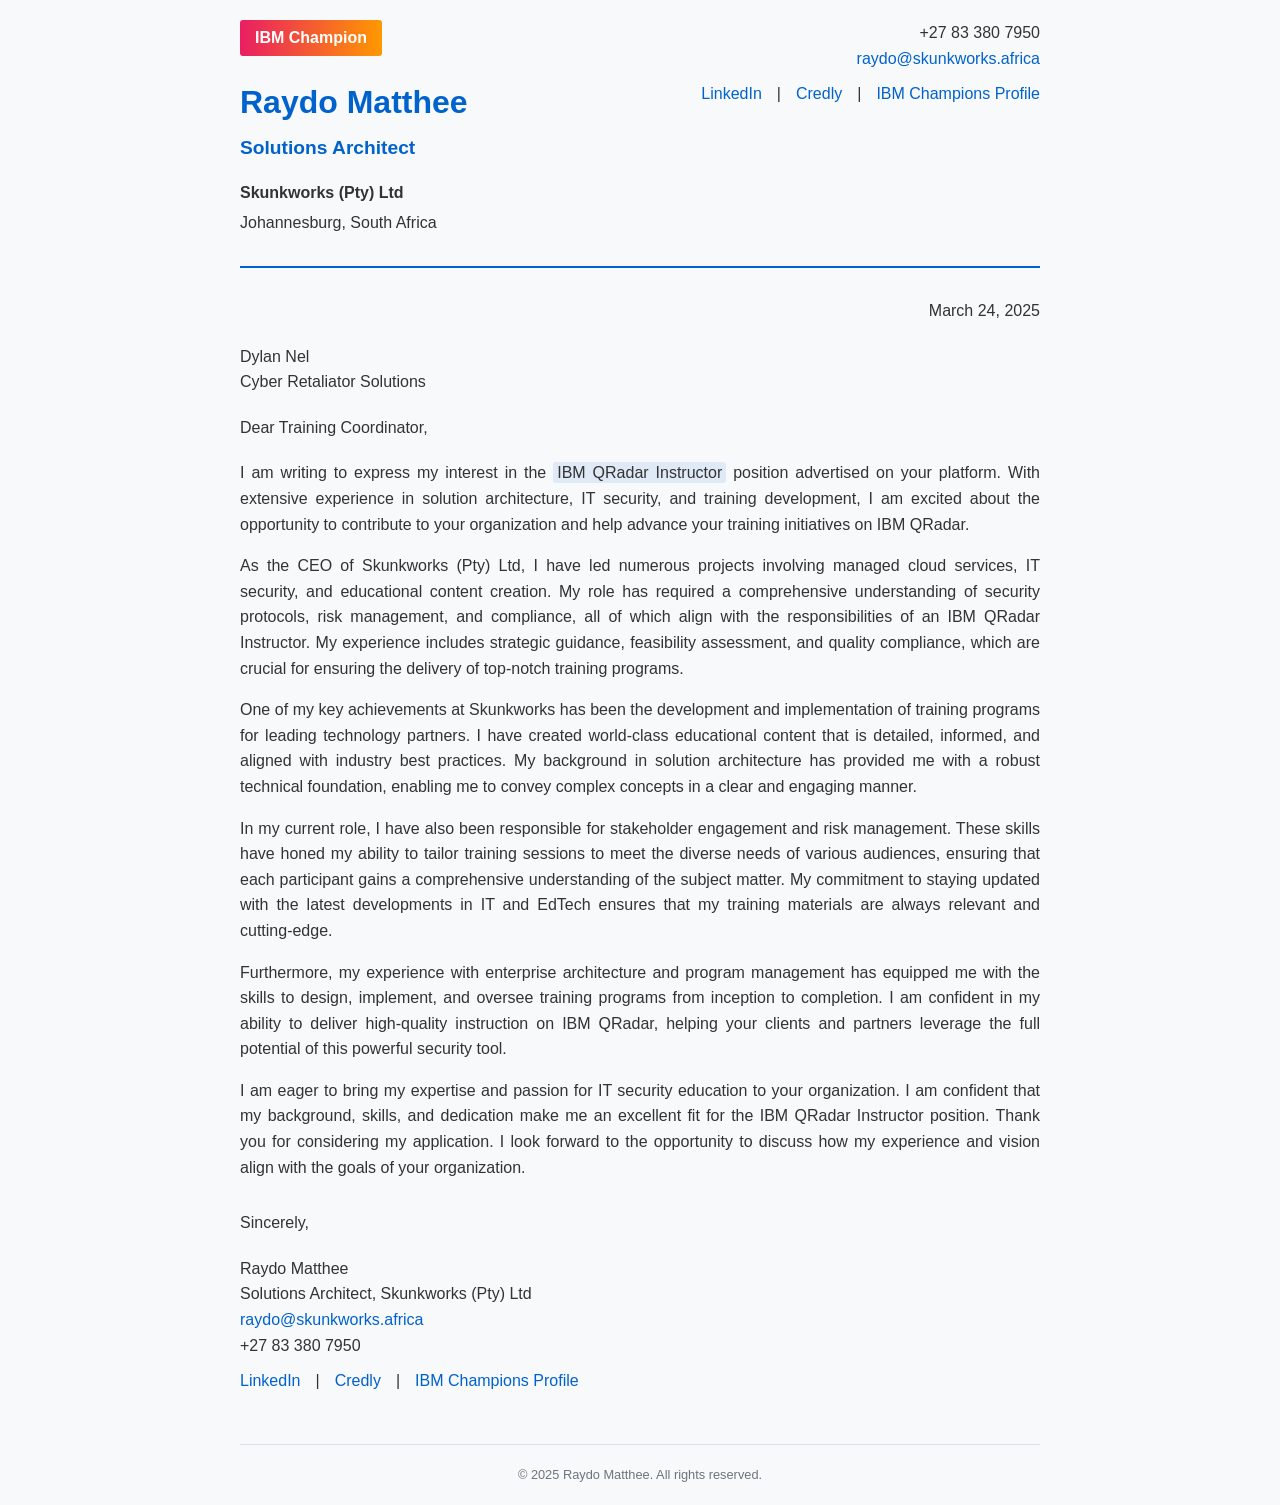
<file: cover-letter.html>
<!DOCTYPE html>
<html lang="en">
<head>
    <meta charset="UTF-8">
    <meta name="viewport" content="width=device-width, initial-scale=1.0">
    <title>Raydo Matthee - Cover Letter</title>
    <style>
        /* Global Styles */
        body {
            font-family: 'Segoe UI', Tahoma, Geneva, Verdana, sans-serif;
            line-height: 1.6;
            color: #333;
            max-width: 800px;
            margin: 0 auto;
            padding: 20px;
            background-color: #f8f9fa;
        }
        
        /* Header Styles */
        .header {
            display: flex;
            justify-content: space-between;
            align-items: flex-start;
            margin-bottom: 30px;
            border-bottom: 2px solid #0062cc;
            padding-bottom: 20px;
        }
        
        .contact-info {
            text-align: right;
        }
        
        .ibm-badge {
            display: flex;
            align-items: center;
            margin-bottom: 10px;
        }
        
        .badge-ribbon {
            background: linear-gradient(90deg, #e91e63, #ff9800);
            color: white;
            padding: 5px 15px;
            border-radius: 3px;
            font-weight: bold;
            display: inline-block;
        }
        
        h1 {
            color: #0062cc;
            margin-bottom: 5px;
        }
        
        h2 {
            color: #0062cc;
            font-size: 1.2em;
            margin-top: 0;
        }
        
        .company {
            font-weight: bold;
            margin-bottom: 5px;
        }
        
        .location {
            margin-bottom: 10px;
        }
        
        a {
            color: #0062cc;
            text-decoration: none;
        }
        
        a:hover {
            text-decoration: underline;
        }
        
        /* Letter Content */
        .letter-date {
            text-align: right;
            margin-bottom: 20px;
        }
        
        .recipient {
            margin-bottom: 20px;
        }
        
        .greeting {
            margin-bottom: 20px;
        }
        
        .content p {
            margin-bottom: 15px;
            text-align: justify;
        }
        
        .highlight {
            background-color: rgba(0, 98, 204, 0.1);
            padding: 2px 4px;
            border-radius: 3px;
        }
        
        /* Signature */
        .signature {
            margin-top: 30px;
        }
        
        .links {
            display: flex;
            gap: 15px;
            margin-top: 10px;
        }
        
        .footer {
            margin-top: 50px;
            font-size: 0.8em;
            color: #6c757d;
            text-align: center;
            border-top: 1px solid #dee2e6;
            padding-top: 20px;
        }
    </style>
</head>
<body>
    <div class="header">
        <div class="personal-info">
            <div class="ibm-badge">
                <span class="badge-ribbon">IBM Champion</span>
            </div>
            <h1>Raydo Matthee</h1>
            <h2>Solutions Architect</h2>
            <div class="company">Skunkworks (Pty) Ltd</div>
            <div class="location">Johannesburg, South Africa</div>
        </div>
        <div class="contact-info">
            <div>+27 83 380 7950</div>
            <div><a href="mailto:raydo@skunkworks.africa">raydo@skunkworks.africa</a></div>
            <div class="links">
                <a href="https://linkedin.com/in/raydo-matthee" target="_blank">LinkedIn</a> |
                <a href="https://www.credly.com/users/raydo-matthee" target="_blank">Credly</a> |
                <a href="https://community.ibm.com/community/user/people/raydo-matthee" target="_blank">IBM Champions Profile</a>
            </div>
        </div>
    </div>
    
    <div class="letter-date">
        March 24, 2025
    </div>
    
    <div class="recipient">
        <div>Dylan Nel</div>
        <div>Cyber Retaliator Solutions</div>
    </div>
    
    <div class="greeting">
        Dear Training Coordinator,
    </div>
    
    <div class="content">
        <p>
            I am writing to express my interest in the <span class="highlight">IBM QRadar Instructor</span> position advertised on your platform. With extensive experience in solution architecture, IT security, and training development, I am excited about the opportunity to contribute to your organization and help advance your training initiatives on IBM QRadar.
        </p>
        
        <p>
            As the CEO of Skunkworks (Pty) Ltd, I have led numerous projects involving managed cloud services, IT security, and educational content creation. My role has required a comprehensive understanding of security protocols, risk management, and compliance, all of which align with the responsibilities of an IBM QRadar Instructor. My experience includes strategic guidance, feasibility assessment, and quality compliance, which are crucial for ensuring the delivery of top-notch training programs.
        </p>
        
        <p>
            One of my key achievements at Skunkworks has been the development and implementation of training programs for leading technology partners. I have created world-class educational content that is detailed, informed, and aligned with industry best practices. My background in solution architecture has provided me with a robust technical foundation, enabling me to convey complex concepts in a clear and engaging manner.
        </p>
        
        <p>
            In my current role, I have also been responsible for stakeholder engagement and risk management. These skills have honed my ability to tailor training sessions to meet the diverse needs of various audiences, ensuring that each participant gains a comprehensive understanding of the subject matter. My commitment to staying updated with the latest developments in IT and EdTech ensures that my training materials are always relevant and cutting-edge.
        </p>
        
        <p>
            Furthermore, my experience with enterprise architecture and program management has equipped me with the skills to design, implement, and oversee training programs from inception to completion. I am confident in my ability to deliver high-quality instruction on IBM QRadar, helping your clients and partners leverage the full potential of this powerful security tool.
        </p>
        
        <p>
            I am eager to bring my expertise and passion for IT security education to your organization. I am confident that my background, skills, and dedication make me an excellent fit for the IBM QRadar Instructor position. Thank you for considering my application. I look forward to the opportunity to discuss how my experience and vision align with the goals of your organization.
        </p>
    </div>
    
    <div class="signature">
        <div>Sincerely,</div>
        <div style="margin-top: 20px;">Raydo Matthee</div>
        <div>Solutions Architect, Skunkworks (Pty) Ltd</div>
        <div><a href="mailto:raydo@skunkworks.africa">raydo@skunkworks.africa</a></div>
        <div>+27 83 380 7950</div>
        <div class="links">
            <a href="https://linkedin.com/in/raydo-matthee" target="_blank">LinkedIn</a> |
            <a href="https://www.credly.com/users/raydo-matthee" target="_blank">Credly</a> |
            <a href="https://community.ibm.com/community/user/people/raydo-matthee" target="_blank">IBM Champions Profile</a>
        </div>
    </div>
    
    <div class="footer">
        © 2025 Raydo Matthee. All rights reserved.
    </div>
</body>
</html>
</file>
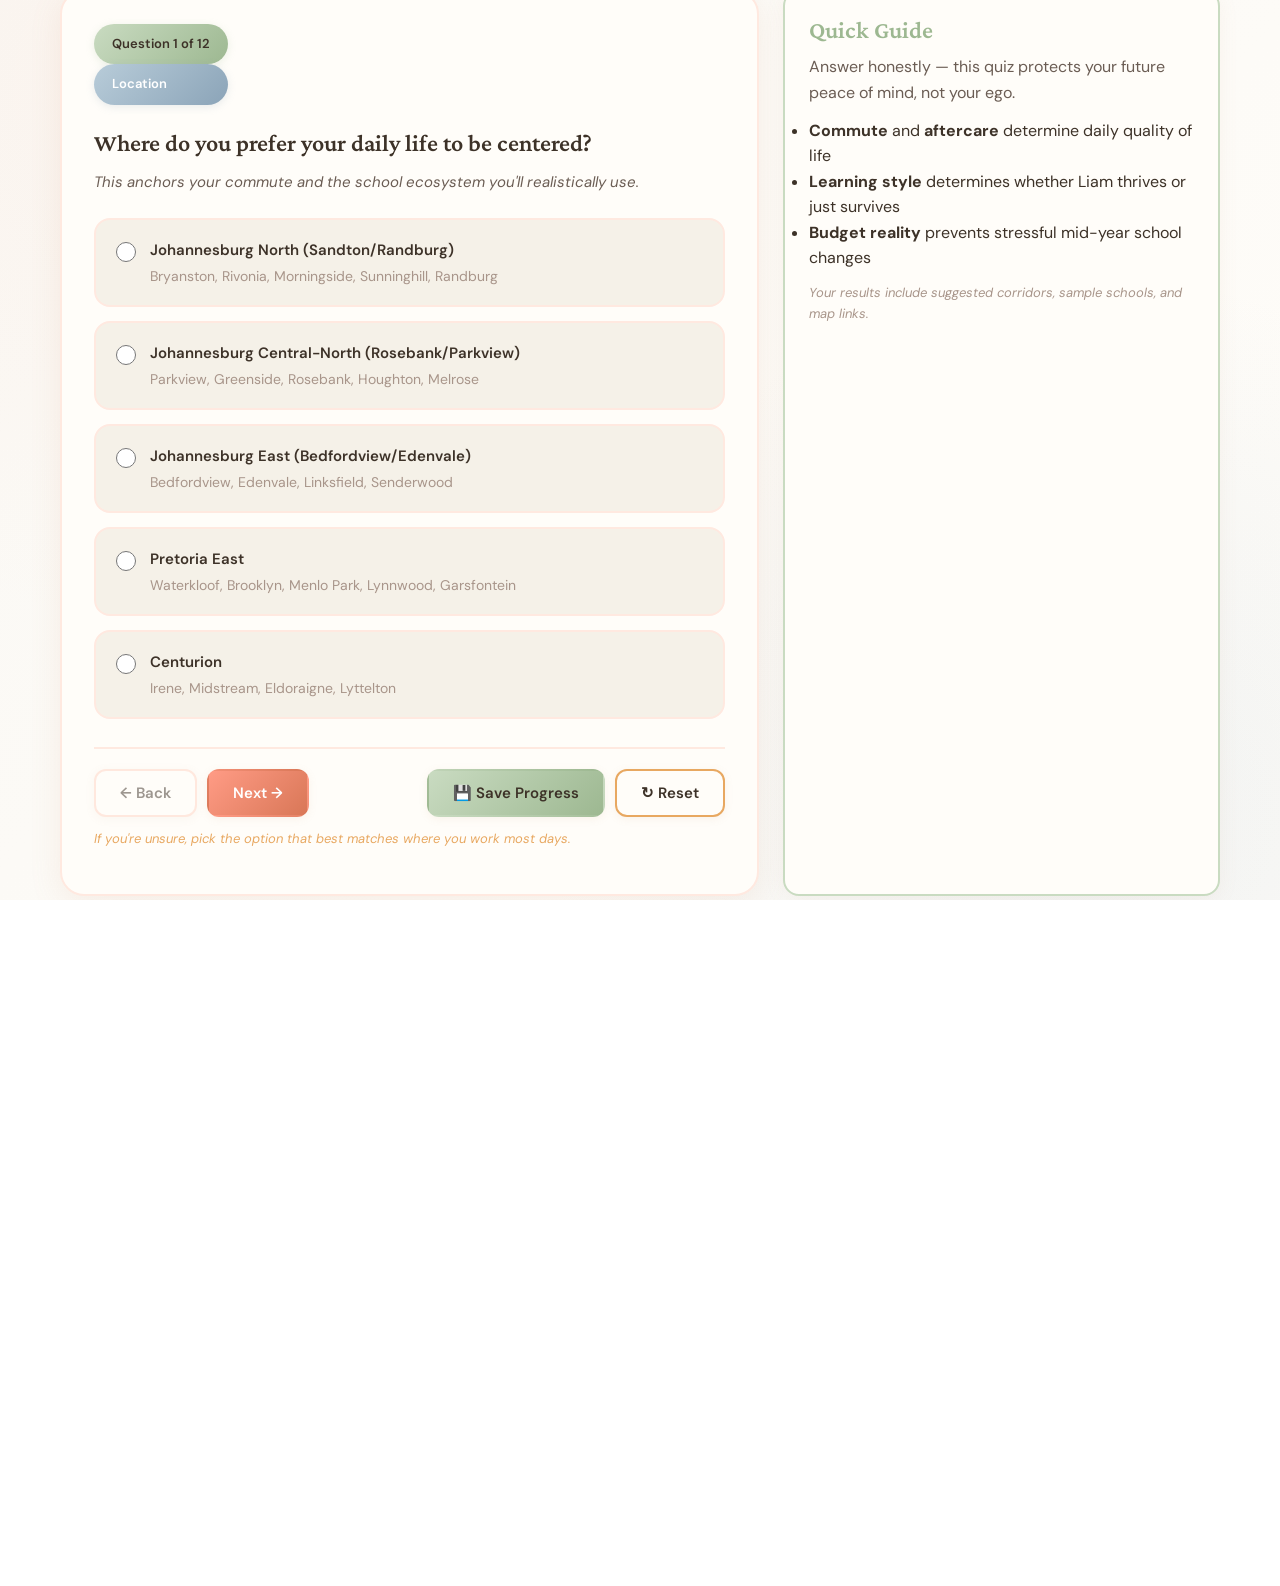
<file: location-location-location.html>
<!doctype html>
<html lang="en-ZA">
<head>
  <meta charset="utf-8" />
  <meta name="viewport" content="width=device-width,initial-scale=1" />
  <title>Liam's School Journey Planner – Gauteng</title>
  <meta name="description" content="A thoughtful guide to help your family find the perfect school corridor and home in Gauteng for your little one." />

  <!-- ✅ FIXED FAVICON SETUP
       Put these files next to this HTML (same folder), OR change paths to where you host them.
       Keep the emoji fallback as a last-resort icon for dev/testing. -->
  <link rel="icon" href="./favicon.ico" sizes="any">
  <link rel="icon" type="image/png" sizes="32x32" href="./favicon-32.png">
  <link rel="icon" type="image/png" sizes="16x16" href="./favicon-16.png">
  <link rel="apple-touch-icon" sizes="180x180" href="./apple-touch-icon.png">
  <link rel="manifest" href="./site.webmanifest">
  <meta name="theme-color" content="#ff9b85">
  <!-- fallback (optional) -->
  <link rel="icon" href="data:image/svg+xml,<svg xmlns='http://www.w3.org/2000/svg' viewBox='0 0 100 100'><text y='0.9em' font-size='90'>🏫</text></svg>" />

  <link rel="preconnect" href="https://fonts.googleapis.com">
  <link rel="preconnect" href="https://fonts.gstatic.com" crossorigin>
  <link href="https://fonts.googleapis.com/css2?family=Crimson+Pro:wght@400;600;700&family=DM+Sans:wght@400;500;700&display=swap" rel="stylesheet">

  <style>
    /* ========== WARM MATERNAL THEME ========== */
    :root {
      --cream: #faf8f4;
      --cream-dark: #f5f1e8;
      --warm-white: #fffdf9;
      --peach: #ffd4c4;
      --peach-soft: #ffe9e0;
      --coral: #ff9b85;
      --terracotta: #d97757;
      --sage: #9db891;
      --sage-light: #c9dbc1;
      --dusty-blue: #8ba4b8;
      --dusty-blue-light: #b8ccd9;
      --clay: #c58f6f;
      --warm-gray: #6b5d54;
      --warm-gray-light: #a8958a;
      --text-primary: #3d3228;
      --text-secondary: #6b5d54;
      --text-muted: #a8958a;

      --accent-warm: #ff9b85;
      --accent-cool: #8ba4b8;
      --success: #7ba86f;
      --warning: #e8a861;
      --info: #7ba8b8;

      --shadow-soft: 0 4px 20px rgba(197, 143, 111, 0.08);
      --shadow-medium: 0 8px 32px rgba(197, 143, 111, 0.12);
      --shadow-strong: 0 12px 48px rgba(197, 143, 111, 0.16);

      --radius: 24px;
      --radius-sm: 16px;
      --radius-xs: 12px;

      --transition: all 0.3s cubic-bezier(0.4, 0, 0.2, 1);
    }

    * { box-sizing: border-box; margin: 0; padding: 0; }

    html, body { height: 100%; overflow-x: hidden; }

    body {
      font-family: 'DM Sans', -apple-system, BlinkMacSystemFont, 'Segoe UI', sans-serif;
      background:
        radial-gradient(circle at 15% 10%, rgba(255, 212, 196, 0.15), transparent 40%),
        radial-gradient(circle at 85% 90%, rgba(139, 164, 184, 0.12), transparent 40%),
        linear-gradient(135deg, var(--cream) 0%, var(--warm-white) 100%);
      background-attachment: fixed;
      color: var(--text-primary);
      line-height: 1.6;
      -webkit-font-smoothing: antialiased;
      -moz-osx-font-smoothing: grayscale;
    }

    h1, h2, h3 {
      font-family: 'Crimson Pro', Georgia, serif;
      font-weight: 600;
      color: var(--text-primary);
      line-height: 1.2;
    }
    h1 { font-size: clamp(28px, 5vw, 42px); margin-bottom: 16px; letter-spacing: -0.02em; }
    h2 { font-size: clamp(22px, 4vw, 32px); margin-bottom: 12px; }
    h3 { font-size: clamp(18px, 3vw, 24px); margin-bottom: 10px; }
    p { margin-bottom: 12px; color: var(--text-secondary); }

    a {
      color: var(--terracotta);
      text-decoration: none;
      transition: var(--transition);
      border-bottom: 1px solid transparent;
    }
    a:hover { color: var(--coral); border-bottom-color: var(--coral); }

    .container { max-width: 1200px; margin: 0 auto; padding: 0 20px; }

    header { padding: 40px 20px 30px; position: relative; }
    header::after {
      content: '';
      position: absolute;
      bottom: 0;
      left: 50%;
      transform: translateX(-50%);
      width: 60%;
      height: 2px;
      background: linear-gradient(90deg, transparent, var(--peach), transparent);
      opacity: 0.6;
    }

    .hero { display: grid; gap: 32px; animation: fadeInUp 0.8s ease-out; }
    @media (min-width: 960px) { .hero { grid-template-columns: 1.4fr 1fr; } }

    .hero-main {
      background: var(--warm-white);
      border: 2px solid var(--peach-soft);
      border-radius: var(--radius);
      padding: 36px 32px;
      box-shadow: var(--shadow-medium);
      position: relative;
      overflow: hidden;
    }
    .hero-main::before {
      content: '';
      position: absolute;
      top: -50%;
      right: -20%;
      width: 300px;
      height: 300px;
      background: radial-gradient(circle, var(--peach-soft) 0%, transparent 70%);
      opacity: 0.4;
      pointer-events: none;
    }
    .hero-main > * { position: relative; z-index: 1; }

    .subtitle { color: var(--text-secondary); font-size: 16px; line-height: 1.7; margin-bottom: 20px; }

    .tags { display: flex; flex-wrap: wrap; gap: 10px; margin-top: 24px; }
    .tag {
      display: inline-flex; align-items: center; gap: 6px;
      padding: 8px 16px;
      background: linear-gradient(135deg, var(--peach-soft), var(--sage-light));
      border: 1px solid var(--peach);
      border-radius: 999px;
      font-size: 13px;
      font-weight: 500;
      color: var(--text-primary);
      box-shadow: 0 2px 8px rgba(197, 143, 111, 0.1);
    }
    .tag::before { content: '✦'; color: var(--coral); }

    .progress-wrap {
      margin-top: 28px;
      padding: 20px;
      background: var(--cream-dark);
      border-radius: var(--radius-sm);
      border: 1px solid var(--peach-soft);
    }
    .progress-label {
      display: flex;
      justify-content: space-between;
      align-items: center;
      margin-bottom: 12px;
      font-size: 14px;
      font-weight: 500;
      color: var(--text-secondary);
    }
    .progress-bar {
      height: 12px;
      background: var(--warm-white);
      border: 1px solid var(--peach);
      border-radius: 999px;
      overflow: hidden;
      position: relative;
    }
    .progress-fill {
      height: 100%;
      width: 0%;
      background: linear-gradient(90deg, var(--coral), var(--terracotta));
      border-radius: 999px;
      transition: width 0.6s cubic-bezier(0.65, 0, 0.35, 1);
      position: relative;
      overflow: hidden;
    }
    .progress-fill::after {
      content: '';
      position: absolute;
      top: 0; left: 0; right: 0; bottom: 0;
      background: linear-gradient(90deg, transparent, rgba(255, 255, 255, 0.3), transparent);
      animation: shimmer 2s infinite;
    }
    @keyframes shimmer { 0% { transform: translateX(-100%); } 100% { transform: translateX(100%); } }

    .sidebar { display: flex; flex-direction: column; gap: 20px; }
    .info-card {
      background: var(--warm-white);
      border: 2px solid var(--dusty-blue-light);
      border-radius: var(--radius-sm);
      padding: 24px;
      box-shadow: var(--shadow-soft);
      transition: var(--transition);
    }
    .info-card:hover { transform: translateY(-2px); box-shadow: var(--shadow-medium); }
    .info-card h3 {
      color: var(--dusty-blue);
      font-size: 18px;
      margin-bottom: 12px;
      display: flex;
      align-items: center;
      gap: 8px;
    }
    .info-card h3::before { content: '○'; color: var(--coral); font-size: 24px; }
    .info-card p { font-size: 14px; line-height: 1.6; margin-bottom: 8px; }
    .info-card ul { margin: 12px 0 0 20px; list-style: none; }
    .info-card li {
      position: relative;
      padding-left: 16px;
      margin-bottom: 8px;
      font-size: 14px;
      color: var(--text-secondary);
    }
    .info-card li::before { content: '→'; position: absolute; left: 0; color: var(--sage); }

    main { padding: 40px 20px; }

    .quiz-layout { display: grid; gap: 24px; max-width: 1200px; margin: 0 auto; }
    @media (min-width: 960px) { .quiz-layout { grid-template-columns: 1.6fr 1fr; } }

    .question-card {
      background: var(--warm-white);
      border: 2px solid var(--peach-soft);
      border-radius: var(--radius);
      padding: 32px;
      box-shadow: var(--shadow-medium);
      animation: fadeIn 0.4s ease-out;
    }

    .question-header {
      display: flex; justify-content: space-between; align-items: flex-start;
      gap: 16px; margin-bottom: 24px; flex-wrap: wrap;
    }

    .question-number {
      padding: 10px 18px;
      background: linear-gradient(135deg, var(--sage-light), var(--sage));
      border-radius: 999px;
      font-size: 13px;
      font-weight: 600;
      color: var(--text-primary);
      box-shadow: 0 2px 8px rgba(157, 184, 145, 0.2);
      white-space: nowrap;
    }
    .question-category {
      padding: 10px 18px;
      background: linear-gradient(135deg, var(--dusty-blue-light), var(--dusty-blue));
      border-radius: 999px;
      font-size: 13px;
      font-weight: 600;
      color: white;
      box-shadow: 0 2px 8px rgba(139, 164, 184, 0.2);
      white-space: nowrap;
    }

    .question-content { margin-bottom: 24px; }
    .question-title { font-size: 24px; margin-bottom: 12px; color: var(--text-primary); }
    .question-help { color: var(--text-secondary); font-size: 15px; font-style: italic; line-height: 1.6; }

    .options { display: flex; flex-direction: column; gap: 14px; margin-bottom: 28px; }

    .option {
      display: flex; gap: 14px; align-items: flex-start;
      padding: 18px 20px;
      background: var(--cream-dark);
      border: 2px solid var(--peach-soft);
      border-radius: var(--radius-sm);
      cursor: pointer;
      transition: var(--transition);
      touch-action: manipulation;
      -webkit-tap-highlight-color: rgba(0,0,0,0);
    }
    .option:hover {
      background: var(--warm-white);
      border-color: var(--coral);
      transform: translateX(4px);
      box-shadow: var(--shadow-soft);
    }
    .option input[type="radio"] {
      margin-top: 4px;
      width: 20px;
      height: 20px;
      cursor: pointer;
      accent-color: var(--coral);
    }
    .option input[type="radio"]:focus {
      outline: 3px solid var(--peach);
      outline-offset: 3px;
      border-radius: 50%;
    }
    .option-content { flex: 1; }
    .option-label { display: block; font-weight: 600; color: var(--text-primary); margin-bottom: 4px; font-size: 15px; }
    .option-desc { display: block; color: var(--text-muted); font-size: 14px; line-height: 1.5; }

    .controls {
      display: flex; flex-wrap: wrap; gap: 12px;
      justify-content: space-between; align-items: center;
      padding-top: 20px;
      border-top: 2px solid var(--peach-soft);
    }
    .btn-group { display: flex; flex-wrap: wrap; gap: 10px; }

    button {
      padding: 12px 24px;
      border: 2px solid var(--peach);
      background: var(--warm-white);
      color: var(--text-primary);
      border-radius: var(--radius-xs);
      font-family: 'DM Sans', sans-serif;
      font-size: 15px;
      font-weight: 600;
      cursor: pointer;
      transition: var(--transition);
      touch-action: manipulation;
      -webkit-tap-highlight-color: rgba(0,0,0,0);
      box-shadow: 0 2px 8px rgba(197, 143, 111, 0.1);
    }
    button:hover:not(:disabled) { transform: translateY(-2px); box-shadow: var(--shadow-soft); border-color: var(--coral); }
    button:active:not(:disabled) { transform: translateY(0); }
    button:focus { outline: 3px solid var(--peach); outline-offset: 2px; }
    button:disabled { opacity: 0.5; cursor: not-allowed; }

    button.primary { background: linear-gradient(135deg, var(--coral), var(--terracotta)); color: white; border-color: transparent; }
    button.primary:hover:not(:disabled) { background: linear-gradient(135deg, var(--terracotta), var(--clay)); }

    button.secondary { background: linear-gradient(135deg, var(--sage-light), var(--sage)); color: var(--text-primary); border-color: transparent; }
    button.danger { background: var(--warm-white); border-color: var(--warning); color: var(--text-primary); }
    button.danger:hover:not(:disabled) { background: var(--peach-soft); border-color: var(--coral); }

    .hint { font-size: 13px; color: var(--warning); font-style: italic; max-width: 100%; }

    .guide-card {
      background: var(--warm-white);
      border: 2px solid var(--sage-light);
      border-radius: var(--radius-sm);
      padding: 24px;
      box-shadow: var(--shadow-soft);
      position: sticky;
      top: 20px;
    }
    .guide-card h3 { color: var(--sage); }

    .results { display: none; animation: fadeIn 0.6s ease-out; }
    .results.active { display: block; }

    .results-card {
      background: var(--warm-white);
      border: 2px solid var(--peach-soft);
      border-radius: var(--radius);
      padding: 40px 32px;
      box-shadow: var(--shadow-strong);
      margin-bottom: 24px;
    }

    .results-header {
      display: flex; justify-content: space-between; align-items: flex-start;
      gap: 16px; margin-bottom: 28px; flex-wrap: wrap;
    }

    .results-score {
      padding: 12px 20px;
      background: linear-gradient(135deg, var(--sage-light), var(--sage));
      border-radius: var(--radius-xs);
      font-size: 14px;
      font-weight: 600;
      color: var(--text-primary);
      box-shadow: var(--shadow-soft);
      max-width: 100%;
      overflow-wrap: anywhere;
    }

    .badges { display: flex; flex-wrap: wrap; gap: 12px; margin-bottom: 28px; }

    .badge {
      display: inline-flex; align-items: center; gap: 8px;
      padding: 10px 16px;
      background: var(--cream-dark);
      border: 2px solid var(--peach-soft);
      border-radius: 999px;
      font-size: 13px;
      font-weight: 500;
      color: var(--text-primary);
    }

    .badge-dot { width: 10px; height: 10px; border-radius: 50%; background: var(--dusty-blue); }
    .badge-dot.good { background: var(--success); }
    .badge-dot.warn { background: var(--warning); }
    .badge-dot.bad  { background: var(--coral); }

    .kpis {
      display: grid;
      grid-template-columns: repeat(auto-fit, minmax(200px, 1fr));
      gap: 16px;
      margin: 24px 0;
    }

    .kpi {
      background: var(--cream-dark);
      border: 2px solid var(--peach-soft);
      border-radius: var(--radius-sm);
      padding: 20px;
      text-align: center;
    }
    .kpi-value {
      display: block;
      font-family: 'Crimson Pro', serif;
      font-size: 20px;
      font-weight: 700;
      color: var(--terracotta);
      margin-bottom: 6px;
      overflow-wrap: anywhere;
    }
    .kpi-label { display: block; font-size: 13px; color: var(--text-muted); font-weight: 500; }

    .callout {
      background: linear-gradient(135deg, var(--peach-soft), var(--sage-light));
      border-left: 4px solid var(--coral);
      border-radius: var(--radius-sm);
      padding: 20px 24px;
      margin: 24px 0;
      font-size: 15px;
      line-height: 1.7;
      color: var(--text-primary);
      box-shadow: var(--shadow-soft);
    }

    .results-grid { display: grid; gap: 20px; margin-top: 28px; }
    @media (min-width: 960px) { .results-grid { grid-template-columns: 1fr 1fr; } }

    .results-section {
      background: var(--cream-dark);
      border: 2px solid var(--peach-soft);
      border-radius: var(--radius-sm);
      padding: 24px;
    }

    .results-section h3 { font-size: 18px; margin-bottom: 16px; color: var(--terracotta); }
    .results-section ul { list-style: none; margin: 0; padding: 0; }
    .results-section li {
      padding: 10px 0 10px 24px;
      position: relative;
      color: var(--text-secondary);
      font-size: 14px;
      line-height: 1.6;
      border-bottom: 1px solid var(--peach-soft);
    }
    .results-section li:last-child { border-bottom: none; }
    .results-section li::before { content: '✓'; position: absolute; left: 0; color: var(--sage); font-weight: bold; }

    .note { font-size: 13px; color: var(--text-muted); margin-top: 12px; font-style: italic; }

    .footer {
      margin-top: 32px;
      padding: 28px 24px;
      background: var(--cream-dark);
      border-radius: var(--radius-sm);
      border: 2px solid var(--peach-soft);
      text-align: center;
    }
    /* ===== Footer: better layout + animated signature ===== */
.footer {
  margin-top: 32px;
  padding: 0;
  border-radius: var(--radius);
  border: 2px solid var(--peach-soft);
  background:
    radial-gradient(circle at 20% 30%, rgba(255, 212, 196, 0.18), transparent 55%),
    radial-gradient(circle at 85% 70%, rgba(139, 164, 184, 0.14), transparent 55%),
    linear-gradient(135deg, var(--cream-dark), var(--warm-white));
  box-shadow: var(--shadow-soft);
  overflow: hidden;
  position: relative;
}

.footer::before {
  content: "";
  position: absolute;
  top: 0;
  left: 0;
  right: 0;
  height: 3px;
  background: linear-gradient(90deg, transparent, var(--coral), var(--sage), transparent);
  opacity: 0.7;
  animation: footerGlow 3.5s ease-in-out infinite;
}

.footer-inner {
  padding: 22px 18px;
  display: grid;
  gap: 14px;
  text-align: center;
  align-items: center;
}

@media (min-width: 768px) {
  .footer-inner {
    padding: 24px 24px;
    gap: 12px;
  }
}

.footer-badge {
  margin: 0 auto;
  display: inline-flex;
  align-items: center;
  gap: 10px;
  padding: 10px 14px;
  border-radius: 999px;
  border: 1px solid var(--peach);
  background: rgba(255, 255, 255, 0.65);
  box-shadow: 0 2px 10px rgba(197, 143, 111, 0.12);
  backdrop-filter: blur(6px);
}

.footer-badge-dot {
  width: 10px;
  height: 10px;
  border-radius: 50%;
  background: var(--sage);
  box-shadow: 0 0 0 6px rgba(157, 184, 145, 0.18);
  animation: dotPulse 2.6s ease-in-out infinite;
}

.footer-badge-text {
  font-size: 13px;
  font-weight: 600;
  color: var(--text-secondary);
  letter-spacing: 0.2px;
}

.footer-note {
  margin: 0 auto;
  max-width: 70ch;
  font-size: 14px;
  color: var(--text-muted);
  line-height: 1.65;
}

/* Signature */
.footer-signature {
  display: inline-flex;
  align-items: center;
  justify-content: center;
  gap: 10px;
  margin: 0 auto;
  padding: 12px 16px;
  border-radius: 999px;
  border: 1px solid rgba(255, 155, 133, 0.35);
  background: rgba(255, 255, 255, 0.7);
  box-shadow: 0 6px 18px rgba(197, 143, 111, 0.10);
  backdrop-filter: blur(6px);
  transform: translateZ(0);
}

.sig-text {
  font-size: 14px;
  color: var(--text-secondary);
}

.sig-text strong {
  color: var(--terracotta);
}

.sig-heart {
  color: var(--coral);
  animation: heartbeatSoft 1.8s ease-in-out infinite;
  transform-origin: center;
}

.sig-spark {
  color: var(--dusty-blue);
  animation: sparkle 2.2s ease-in-out infinite;
}

/* Motion – tasteful, not casino */
@keyframes footerGlow {
  0%, 100% { opacity: 0.45; transform: translateX(-6%); }
  50%      { opacity: 0.85; transform: translateX(6%); }
}

@keyframes dotPulse {
  0%, 100% { transform: scale(1); box-shadow: 0 0 0 6px rgba(157, 184, 145, 0.16); }
  50%      { transform: scale(1.08); box-shadow: 0 0 0 10px rgba(157, 184, 145, 0.10); }
}

@keyframes heartbeatSoft {
  0%, 100% { transform: scale(1); filter: drop-shadow(0 0 0 rgba(255,155,133,0)); }
  12%      { transform: scale(1.12); filter: drop-shadow(0 8px 14px rgba(255,155,133,0.22)); }
  24%      { transform: scale(0.98); }
}

@keyframes sparkle {
  0%, 100% { transform: rotate(0deg) scale(1); opacity: 0.75; }
  50%      { transform: rotate(10deg) scale(1.08); opacity: 1; }
}

/* Respect users who prefer reduced motion */
@media (prefers-reduced-motion: reduce) {
  .footer::before,
  .footer-badge-dot,
  .sig-heart,
  .sig-spark {
    animation: none !important;
  }
}

/* Print: keep it clean */
@media print {
  .footer {
    box-shadow: none;
    background: white;
  }
  .footer::before { display: none; }
  .footer-badge,
  .footer-signature {
    border: 1px solid #ccc;
    background: white;
    box-shadow: none;
  }
}

    .footer-content {
      display: flex;
      flex-direction: column;
      align-items: center;
      gap: 12px;
      font-size: 14px;
      color: var(--text-muted);
      line-height: 1.6;
    }
    @media (min-width: 768px) {
      .footer-content { flex-direction: row; justify-content: center; flex-wrap: wrap; }
    }
    .footer-note { max-width: 600px; }
    .footer-credit { font-weight: 600; color: var(--text-secondary); }

    .heart {
      display: inline-block;
      color: var(--coral);
      animation: heartbeat 2s infinite;
    }
    @keyframes heartbeat {
      0%, 100% { transform: scale(1); }
      10%, 30% { transform: scale(1.1); }
      20% { transform: scale(0.9); }
    }

    .sr-only {
      position: absolute;
      width: 1px;
      height: 1px;
      padding: 0;
      margin: -1px;
      overflow: hidden;
      clip: rect(0,0,0,0);
      white-space: nowrap;
      border: 0;
    }

    @keyframes fadeIn {
      from { opacity: 0; transform: translateY(10px); }
      to   { opacity: 1; transform: translateY(0); }
    }
    @keyframes fadeInUp {
      from { opacity: 0; transform: translateY(30px); }
      to   { opacity: 1; transform: translateY(0); }
    }

    @media print {
      body { background: white; color: black; }
      .question-card, .guide-card, button, .progress-wrap, .tags, .hint { display: none !important; }
      .results { display: block !important; }
      .results-card { box-shadow: none; border: 1px solid #ccc; }
      a { color: black; text-decoration: underline; }
    }
  </style>
</head>

<body>
  <div id="statusMessage" role="status" aria-live="polite" class="sr-only"></div>

  <header>
    <div class="container">
      <div class="hero">
        <div class="hero-main">
          <h1>Finding the Perfect School Journey for Liam</h1>
          <p class="subtitle">
            A thoughtful guide to help your family choose the right school corridor and home area in Gauteng.
            We'll help you balance commute, budget, learning style, and daily routines to find a path that
            works for your whole family — not just on paper, but in real life.
          </p>

          <div class="tags">
            <span class="tag">Mobile-friendly</span>
            <span class="tag">Works offline (except Google Fonts)</span>
            <span class="tag">Personalized guidance</span>
            <span class="tag">Print-ready results</span>
          </div>

          <div class="progress-wrap">
            <div class="progress-label">
              <span>Your progress</span>
              <span id="progressText">0 / 12</span>
            </div>
            <div class="progress-bar" role="progressbar" aria-valuemin="0" aria-valuemax="100" aria-valuenow="0">
              <div id="progressFill" class="progress-fill"></div>
            </div>
          </div>
        </div>

        <aside class="sidebar">
          <div class="info-card">
            <h3>Why This Matters</h3>
            <p>
              The school you choose shapes your daily rhythms, your child's confidence, and your family's
              well-being. A "prestigious" school that creates chaos isn't worth it.
            </p>
            <ul>
              <li>Stability and fit beat famous names</li>
              <li>Have backup options in the same area</li>
              <li>At age 4, play and emotional safety matter most</li>
            </ul>
          </div>

          <div class="info-card">
            <h3>How to Use Your Results</h3>
            <p>
              Think of this as your starting strategy. Then shortlist 3–6 schools, visit them,
              and confirm the admissions process.
            </p>
            <p class="note">💡 Tip: Print your results and use them as a family decision guide.</p>
          </div>
        </aside>
      </div>
    </div>
  </header>

  <main>
    <div class="container">
      <div class="quiz-layout">
        <section id="quizSection" class="question-card" aria-label="Quiz questions">
          <div class="question-header">
            <div>
              <div class="question-number" id="questionNumber">Question 1 of 12</div>
              <div class="question-category" id="questionCategory">Category</div>
            </div>
          </div>

          <div class="question-content">
            <h2 class="question-title" id="questionTitle">Loading…</h2>
            <p class="question-help" id="questionHelp"></p>
          </div>

          <div id="optionsContainer" class="options"></div>

          <div class="controls">
            <div class="btn-group">
              <button id="backBtn" type="button">← Back</button>
              <button id="nextBtn" type="button" class="primary">Next →</button>
            </div>
            <div class="btn-group">
              <button id="saveBtn" type="button" class="secondary">💾 Save Progress</button>
              <button id="resetBtn" type="button" class="danger">↻ Reset</button>
            </div>
            <p class="hint" id="hintText"></p>
          </div>
        </section>

        <aside class="guide-card" aria-label="Quick guide">
          <h3>Quick Guide</h3>
          <p>Answer honestly — this quiz protects your future peace of mind, not your ego.</p>
          <ul>
            <li><strong>Commute</strong> and <strong>aftercare</strong> determine daily quality of life</li>
            <li><strong>Learning style</strong> determines whether Liam thrives or just survives</li>
            <li><strong>Budget reality</strong> prevents stressful mid-year school changes</li>
          </ul>
          <p class="note">Your results include suggested corridors, sample schools, and map links.</p>
        </aside>
      </div>

      <section id="resultsSection" class="results" aria-label="Quiz results">
        <div class="results-card">
          <div class="results-header">
            <div>
              <div class="question-number">Your Results</div>
              <h2 class="question-title" id="resultsTitle">Your School Journey Plan</h2>
              <p class="question-help" id="resultsSubtitle"></p>
            </div>
            <div class="results-score" id="resultsScore">Score</div>
          </div>

          <div id="badgesContainer" class="badges"></div>

          <div class="kpis">
            <div class="kpi">
              <span class="kpi-value" id="kpiCorridor">—</span>
              <span class="kpi-label">Best-fit corridor</span>
            </div>
            <div class="kpi">
              <span class="kpi-value" id="kpiCommute">—</span>
              <span class="kpi-label">Commute tolerance</span>
            </div>
            <div class="kpi">
              <span class="kpi-value" id="kpiBudget">—</span>
              <span class="kpi-label">Budget approach</span>
            </div>
            <div class="kpi">
              <span class="kpi-value" id="kpiStyle">—</span>
              <span class="kpi-label">Learning environment</span>
            </div>
          </div>

          <div class="callout" id="calloutText"></div>

          <div class="results-grid">
            <div class="results-section">
              <h3>🏡 Recommended Home Areas</h3>
              <p class="note">Start your property search in these neighborhoods</p>
              <ul id="homeAreasList"></ul>
            </div>

            <div class="results-section">
              <h3>🏫 Schools to Investigate</h3>
              <p class="note">Visit these schools and verify admissions processes</p>
              <ul id="schoolsList"></ul>
            </div>

            <div class="results-section">
              <h3>📋 Next Steps (7–14 days)</h3>
              <ul id="nextStepsList"></ul>
            </div>

            <div class="results-section">
              <h3>🤔 Reality-Check Questions</h3>
              <ul id="realityChecksList"></ul>
            </div>
          </div>

          <div class="controls" style="margin-top: 32px; border-top: 2px solid var(--peach-soft); padding-top: 24px;">
            <div class="btn-group">
              <button id="printBtn" type="button" class="primary">🖨️ Print / Save PDF</button>
              <button id="copyBtn" type="button" class="secondary">📋 Copy Summary</button>
              <button id="restartBtn" type="button">↻ Restart Quiz</button>
            </div>
            <p class="hint" id="copyStatus"></p>
          </div>

          <footer class="footer" aria-label="Page footer">
  <div class="footer-inner">
    <div class="footer-badge" aria-hidden="true">
      <span class="footer-badge-dot"></span>
      <span class="footer-badge-text">Family-first planning</span>
    </div>
      <p class="footer-note">
        Built for real families making important decisions. Always verify admissions, zoning, and fees directly with schools.
      </p>
  
      <div class="footer-signature" aria-label="With love from Raydo">
        <span class="sig-heart" aria-hidden="true">❤</span>
        <span class="sig-text">With love from <strong>Raydo</strong></span>
        <span class="sig-spark" aria-hidden="true">✦</span>
      </div>
    </div>
  </footer>
        </div>
      </section>
    </div>
  </main>

  <script>
  (() => {
    'use strict';

    // ✅ FIXES APPLIED:
    // 1) deriveLabels() now uses answers['question_id'] correctly (previously used answers.commute etc).
    // 2) buildConclusion() now receives corridorScores properly and builds the score pill safely.
    // 3) spread/score pill no longer references elements.corridorScores (which never existed).
    // 4) showResults() passes corridorScores to buildConclusion() correctly.

    const CONFIG = {
      STORAGE_KEY: 'gauteng_school_quiz_v2',
      SAVE_SUCCESS_DURATION: 900,
      COPY_SUCCESS_DURATION: 1400,
      MIN_COMPLETION_WARNING: 3,
      ANIMATION_DELAY: 100
    };

    const questions = [
      {
        id: "corridor_bias",
        category: "Location",
        title: "Where do you prefer your daily life to be centered?",
        help: "This anchors your commute and the school ecosystem you'll realistically use.",
        hint: "If you're unsure, pick the option that best matches where you work most days.",
        options: [
          { label: "Johannesburg North (Sandton/Randburg)", desc: "Bryanston, Rivonia, Morningside, Sunninghill, Randburg", score: { jhbN: 3 } },
          { label: "Johannesburg Central-North (Rosebank/Parkview)", desc: "Parkview, Greenside, Rosebank, Houghton, Melrose", score: { jhbCN: 3 } },
          { label: "Johannesburg East (Bedfordview/Edenvale)", desc: "Bedfordview, Edenvale, Linksfield, Senderwood", score: { jhbE: 3 } },
          { label: "Pretoria East", desc: "Waterkloof, Brooklyn, Menlo Park, Lynnwood, Garsfontein", score: { ptaE: 3 } },
          { label: "Centurion", desc: "Irene, Midstream, Eldoraigne, Lyttelton", score: { cent: 3 } },
        ]
      },
      {
        id: "commute",
        category: "Logistics",
        title: "What daily school commute is sustainable for your family (one-way)?",
        help: "Commute is the silent destroyer of morning routines and family peace.",
        hint: "Choose what you can sustain for 10+ years without resentment.",
        options: [
          { label: "0–15 minutes", desc: "We want the school very close", score: { commuteLow: 3 } },
          { label: "15–30 minutes", desc: "Manageable if traffic isn't brutal", score: { commuteMed: 2 } },
          { label: "30–45 minutes", desc: "We can handle it with planning", score: { commuteHigh: 2 } },
          { label: "45+ minutes", desc: "We'll do it for the right school", score: { commuteVeryHigh: 2 } },
        ]
      },
      {
        id: "aftercare",
        category: "Family Time",
        title: "Aftercare needs:",
        help: "Quality aftercare protects family time and prevents late-afternoon chaos.",
        hint: "Good aftercare = calmer evenings + happier kids.",
        options: [
          { label: "We'll need aftercare most days", desc: "School must have structured, safe aftercare", score: { aftercareNeed: 3 } },
          { label: "We might use aftercare occasionally", desc: "Nice to have", score: { aftercareNeed: 1 } },
          { label: "We won't use aftercare", desc: "We can do early pickup reliably", score: { aftercareNeed: 0 } },
        ]
      },
      {
        id: "budget",
        category: "Budget",
        title: "Your budget approach for schooling (fees + extras):",
        help: "A forced school change midstream is hard on children. Budget realism is kindness.",
        hint: "Include uniforms, transport, extra lessons, sport, and excursions.",
        options: [
          { label: "Public/CAPS focus", desc: "Strong public school + smart support at home", score: { budgetPublic: 3 } },
          { label: "Mid-fee private network", desc: "Predictable fees; structured programmes", score: { budgetMid: 3 } },
          { label: "Premium independent", desc: "We can invest heavily long-term", score: { budgetPremium: 3 } },
          { label: "Not sure yet", desc: "We need clarity before committing", score: { budgetUnclear: 2 } },
        ]
      },
      {
        id: "learning_env",
        category: "Learning Style",
        title: "What learning environment would suit Liam best (right now)?",
        help: "At age 4, fit matters more than prestige. The goal is confidence, not pressure.",
        hint: "Think: how does he behave in noisy or busy spaces?",
        options: [
          { label: "Play-based & warm", desc: "Gentle structure; emotional safety first", score: { envPlay: 3 } },
          { label: "Balanced structure", desc: "Routine + play; clear expectations", score: { envBalanced: 3 } },
          { label: "Highly structured & academic", desc: "Fast pace; strong discipline; early academics", score: { envStructured: 3 } },
        ]
      },
      {
        id: "class_size",
        category: "School Quality",
        title: "Class size preference:",
        help: "Smaller classes often mean more individual attention (but not always).",
        hint: "Ask schools about teacher-to-learner ratios in Grade R and Grade 1.",
        options: [
          { label: "Small classes are essential", desc: "We want high attention and support", score: { classSmall: 3 } },
          { label: "Moderate is fine", desc: "As long as teaching quality is strong", score: { classModerate: 2 } },
          { label: "Large is okay", desc: "If systems are good and culture is strong", score: { classLarge: 1 } },
        ]
      },
      {
        id: "support",
        category: "Support",
        title: "Learning support expectations:",
        help: "You're not planning for problems — you're building resilience.",
        hint: "Even strong kids benefit from good support structures.",
        options: [
          { label: "We want strong in-school support", desc: "Access to OT/speech/learning support", score: { supportHigh: 3 } },
          { label: "Basic support is enough", desc: "Referrals when needed", score: { supportMed: 2 } },
          { label: "Not a deciding factor", desc: "We'll source externally if needed", score: { supportLow: 1 } },
        ]
      },
      {
        id: "safety",
        category: "Lifestyle",
        title: "Home environment preference:",
        help: "Safety and predictable routines often matter more than square meters.",
        hint: "Be honest about what helps you sleep well at night.",
        options: [
          { label: "Estate / controlled access", desc: "Predictability, safety, family amenities", score: { estate: 3 } },
          { label: "Leafy suburb", desc: "Space and community, security managed privately", score: { suburb: 3 } },
          { label: "Either is fine", desc: "We'll decide based on value", score: { flexible: 2 } },
        ]
      },
      {
        id: "values",
        category: "Values",
        title: "School values/culture preference:",
        help: "Culture is what your child breathes five days a week.",
        hint: "This isn't about judgment — it's about alignment.",
        options: [
          { label: "Faith-based is preferred", desc: "We want that value framework", score: { valuesFaith: 3 } },
          { label: "Secular/neutral is preferred", desc: "Diversity and neutrality matters", score: { valuesSecular: 3 } },
          { label: "Open to either", desc: "Fit matters more than label", score: { valuesOpen: 2 } },
        ]
      },
      {
        id: "future_path",
        category: "Future",
        title: "What's your ideal long-term pathway?",
        help: "Think in pathways: pre-primary → primary → high school options.",
        hint: "No path is perfect — but some align better with your goals.",
        options: [
          { label: "Strong public → strong public high", desc: "CAPS track, focus on stability + community", score: { pathPublic: 3 } },
          { label: "Independent (IEB) track", desc: "Consistency, smaller systems, often strong support", score: { pathIEB: 3 } },
          { label: "International-minded (Cambridge/IB style)", desc: "Mobility, global options (where available)", score: { pathIntl: 3 } },
          { label: "Not sure yet", desc: "We'll decide based on admissions + fit", score: { pathUnclear: 2 } },
        ]
      },
      {
        id: "weekend_life",
        category: "Lifestyle",
        title: "Your ideal weekend life (family rhythm):",
        help: "Your suburb should support your family culture, not fight it.",
        hint: "This impacts where you'll actually be happy living.",
        options: [
          { label: "Parks, cafés, museums, community events", desc: "Walkability + central access matters", score: { lifeUrban: 3 } },
          { label: "Sports facilities, clubs, family estates", desc: "Amenities + structured activities matter", score: { lifeEstate: 3 } },
          { label: "Space, quiet, backyard time", desc: "Lower density and calm matters", score: { lifeQuiet: 3 } },
        ]
      },
      {
        id: "stress",
        category: "Family Resilience",
        title: "When life gets chaotic, what breaks first?",
        help: "This reveals your real constraint. Designing around it is smart, not pessimistic.",
        hint: "This question is the 'truth serum' of the quiz.",
        options: [
          { label: "Time (schedules collapse)", desc: "We need closeness + simple routines", score: { constraintTime: 3 } },
          { label: "Energy (we burn out)", desc: "We need calmer pace + less driving", score: { constraintEnergy: 3 } },
          { label: "Budget (surprises hurt)", desc: "We need predictable costs", score: { constraintBudget: 3 } },
          { label: "Support (we need help)", desc: "We need family amenities + aftercare", score: { constraintSupport: 3 } },
        ]
      },
    ];

    const corridors = {
      jhbN: {
        name: "Johannesburg North (Sandton / Bryanston / Rivonia)",
        homeAreas: ["Bryanston", "Rivonia", "Morningside", "Sunninghill", "Paulshof", "Lonehill"],
        schools: [
          { name: "Bryanston Primary School", map: "https://www.google.com/maps/search/?api=1&query=Bryanston+Primary+School" },
          { name: "Rivonia Primary School", map: "https://www.google.com/maps/search/?api=1&query=Rivonia+Primary+School" },
          { name: "St Stithians Boys' Prep", map: "https://www.google.com/maps/search/?api=1&query=St+Stithians+Boys+College+Prep" },
          { name: "St David's Marist Inanda (Prep)", map: "https://www.google.com/maps/search/?api=1&query=St+Davids+Marist+Inanda+Preparatory" },
          { name: "Redhill School (Foundation Phase)", map: "https://www.google.com/maps/search/?api=1&query=Redhill+School+Johannesburg" },
        ]
      },
      jhbCN: {
        name: "JHB Central-North (Rosebank / Parkview / Greenside / Houghton)",
        homeAreas: ["Parkview", "Parkhurst", "Greenside", "Rosebank", "Melrose", "Houghton", "Craighall/Craighall Park"],
        schools: [
          { name: "Parkview Senior Primary", map: "https://www.google.com/maps/search/?api=1&query=Parkview+Senior+Primary+School" },
          { name: "Saxonwold Primary", map: "https://www.google.com/maps/search/?api=1&query=Saxonwold+Primary+School" },
          { name: "Rosebank Primary", map: "https://www.google.com/maps/search/?api=1&query=Rosebank+Primary+School+Johannesburg" },
          { name: "St John's College Preparatory", map: "https://www.google.com/maps/search/?api=1&query=St+John%27s+College+Preparatory+Houghton" },
          { name: "King David (Primary campus options)", map: "https://www.google.com/maps/search/?api=1&query=King+David+School+Johannesburg+Primary" },
        ]
      },
      jhbE: {
        name: "Johannesburg East (Bedfordview / Edenvale / Linksfield)",
        homeAreas: ["Bedfordview", "Edenvale", "Linksfield", "Senderwood", "Dowerglen"],
        schools: [
          { name: "Bedfordview Primary School", map: "https://www.google.com/maps/search/?api=1&query=Bedfordview+Primary+School" },
          { name: "St Benedict's Preparatory", map: "https://www.google.com/maps/search/?api=1&query=St+Benedict%27s+Preparatory+Bedfordview" },
          { name: "Saheti School", map: "https://www.google.com/maps/search/?api=1&query=Saheti+School" },
          { name: "Edenvale primary options", map: "https://www.google.com/maps/search/?api=1&query=Primary+School+Edenvale" },
          { name: "Linksfield area primary options", map: "https://www.google.com/maps/search/?api=1&query=Primary+School+Linksfield" },
        ]
      },
      ptaE: {
        name: "Pretoria East (Waterkloof / Brooklyn / Menlo Park / Lynnwood)",
        homeAreas: ["Waterkloof", "Brooklyn", "Menlo Park", "Lynnwood", "Garsfontein", "Faerie Glen"],
        schools: [
          { name: "Waterkloof House Preparatory (WHPS)", map: "https://www.google.com/maps/search/?api=1&query=Waterkloof+House+Preparatory+School" },
          { name: "Pretoria Boys High (future high school option)", map: "https://www.google.com/maps/search/?api=1&query=Pretoria+Boys+High+School" },
          { name: "Brooklyn / Menlo Park primary options", map: "https://www.google.com/maps/search/?api=1&query=Primary+School+Brooklyn+Pretoria" },
          { name: "Lynnwood / Garsfontein primary options", map: "https://www.google.com/maps/search/?api=1&query=Primary+School+Lynnwood+Pretoria" },
          { name: "Pretoria East independent options", map: "https://www.google.com/maps/search/?api=1&query=Independent+School+Pretoria+East" },
        ]
      },
      cent: {
        name: "Centurion (Irene / Midstream / Eldoraigne)",
        homeAreas: ["Irene", "Midstream", "Eldoraigne", "Lyttelton", "Highveld", "Rooihuiskraal"],
        schools: [
          { name: "Southdowns College", map: "https://www.google.com/maps/search/?api=1&query=Southdowns+College" },
          { name: "Cornwall Hill College", map: "https://www.google.com/maps/search/?api=1&query=Cornwall+Hill+College" },
          { name: "Trinityhouse (Centurion)", map: "https://www.google.com/maps/search/?api=1&query=Trinityhouse+Centurion" },
          { name: "Centurion primary options", map: "https://www.google.com/maps/search/?api=1&query=Primary+School+Centurion" },
          { name: "Centurion preschools (age 4)", map: "https://www.google.com/maps/search/?api=1&query=Preschool+Centurion" },
        ]
      }
    };

    let currentQuestionIndex = 0;
    const answers = {};

    const el = {
      questionNumber: document.getElementById('questionNumber'),
      questionCategory: document.getElementById('questionCategory'),
      questionTitle: document.getElementById('questionTitle'),
      questionHelp: document.getElementById('questionHelp'),
      optionsContainer: document.getElementById('optionsContainer'),
      hintText: document.getElementById('hintText'),
      progressFill: document.getElementById('progressFill'),
      progressText: document.getElementById('progressText'),
      backBtn: document.getElementById('backBtn'),
      nextBtn: document.getElementById('nextBtn'),
      saveBtn: document.getElementById('saveBtn'),
      resetBtn: document.getElementById('resetBtn'),
      quizSection: document.getElementById('quizSection'),
      statusMessage: document.getElementById('statusMessage'),

      resultsSection: document.getElementById('resultsSection'),
      resultsTitle: document.getElementById('resultsTitle'),
      resultsSubtitle: document.getElementById('resultsSubtitle'),
      resultsScore: document.getElementById('resultsScore'),
      badgesContainer: document.getElementById('badgesContainer'),
      kpiCorridor: document.getElementById('kpiCorridor'),
      kpiCommute: document.getElementById('kpiCommute'),
      kpiBudget: document.getElementById('kpiBudget'),
      kpiStyle: document.getElementById('kpiStyle'),
      calloutText: document.getElementById('calloutText'),
      homeAreasList: document.getElementById('homeAreasList'),
      schoolsList: document.getElementById('schoolsList'),
      nextStepsList: document.getElementById('nextStepsList'),
      realityChecksList: document.getElementById('realityChecksList'),
      printBtn: document.getElementById('printBtn'),
      copyBtn: document.getElementById('copyBtn'),
      restartBtn: document.getElementById('restartBtn'),
      copyStatus: document.getElementById('copyStatus'),
    };

    function clamp(v, min, max) { return Math.max(min, Math.min(max, v)); }
    function announce(msg) { if (el.statusMessage) el.statusMessage.textContent = msg; }

    function updateProgress() {
      const total = questions.length;
      const completed = Object.keys(answers).length;
      const pct = clamp(Math.round((completed / total) * 100), 0, 100);

      el.progressFill.style.width = `${pct}%`;
      el.progressText.textContent = `${completed} / ${total}`;

      const bar = document.querySelector('.progress-bar');
      if (bar) bar.setAttribute('aria-valuenow', String(pct));

      announce(`Progress updated: ${completed} of ${total} answered.`);
    }

    function handleKeyNavigation(event, questionId, optionIndex, totalOptions) {
      if (event.key === 'ArrowDown' || event.key === 'ArrowRight') {
        event.preventDefault();
        const nextIndex = (optionIndex + 1) % totalOptions;
        const nextInput = document.getElementById(`q_${questionId}_${nextIndex}`);
        if (nextInput) nextInput.focus();
      } else if (event.key === 'ArrowUp' || event.key === 'ArrowLeft') {
        event.preventDefault();
        const prevIndex = (optionIndex - 1 + totalOptions) % totalOptions;
        const prevInput = document.getElementById(`q_${questionId}_${prevIndex}`);
        if (prevInput) prevInput.focus();
      }
    }

    function renderQuestion() {
      const q = questions[currentQuestionIndex];

      el.questionNumber.textContent = `Question ${currentQuestionIndex + 1} of ${questions.length}`;
      el.questionCategory.textContent = q.category;
      el.questionTitle.textContent = q.title;
      el.questionHelp.textContent = q.help;
      el.hintText.textContent = q.hint || '';

      el.optionsContainer.innerHTML = "";

      q.options.forEach((opt, i) => {
        const optionId = `q_${q.id}_${i}`;

        const label = document.createElement('label');
        label.className = 'option';
        label.setAttribute('for', optionId);

        const input = document.createElement('input');
        input.type = 'radio';
        input.name = q.id;
        input.id = optionId;
        input.value = String(i);
        input.checked = answers[q.id] === i;

        const content = document.createElement('div');
        content.className = 'option-content';

        const strong = document.createElement('strong');
        strong.className = 'option-label';
        strong.textContent = opt.label;

        const span = document.createElement('span');
        span.className = 'option-desc';
        span.textContent = opt.desc;

        content.appendChild(strong);
        content.appendChild(span);

        label.appendChild(input);
        label.appendChild(content);
        el.optionsContainer.appendChild(label);

        input.addEventListener('change', () => {
          answers[q.id] = i;
          updateProgress();
          el.nextBtn.textContent = (currentQuestionIndex === questions.length - 1) ? 'Finish →' : 'Next →';
          el.hintText.textContent = '';
        });

        input.addEventListener('keydown', (e) => handleKeyNavigation(e, q.id, i, q.options.length));
      });

      el.backBtn.disabled = currentQuestionIndex === 0;
      el.nextBtn.textContent = (currentQuestionIndex === questions.length - 1) ? 'Finish →' : 'Next →';

      updateProgress();
      el.quizSection.scrollIntoView({ behavior: 'smooth', block: 'start' });
    }

    function initializeScores() {
      return {
        jhbN: 0, jhbCN: 0, jhbE: 0, ptaE: 0, cent: 0,
        commute: 0, commuteLabel: '',
        budgetLabel: '', envLabel: '',
        aftercareNeed: 0, estate: 0, suburb: 0,
        constraint: '', values: '', pathway: ''
      };
    }

    function aggregateAnswerScores(score) {
      for (const q of questions) {
        if (answers[q.id] == null) continue;
        const opt = q.options[answers[q.id]];
        if (!opt || !opt.score) continue;

        for (const [k, v] of Object.entries(opt.score)) {
          if (typeof score[k] === 'number') score[k] += v;
          else score[k] = (score[k] || 0) + v;
        }
      }
    }

    // ✅ FIX: use answers['commute'] etc (NOT answers.commute)
    function deriveLabels(score) {
      const getQ = (id) => questions.find(q => q.id === id);

      const qCommute = getQ('commute');
      const qBudget  = getQ('budget');
      const qEnv     = getQ('learning_env');
      const qStress  = getQ('stress');
      const qValues  = getQ('values');
      const qPath    = getQ('future_path');

      if (answers['commute'] != null)       score.commuteLabel = qCommute.options[answers['commute']].label;
      if (answers['budget'] != null)        score.budgetLabel  = qBudget.options[answers['budget']].label;
      if (answers['learning_env'] != null)  score.envLabel     = qEnv.options[answers['learning_env']].label;
      if (answers['stress'] != null)        score.constraint   = qStress.options[answers['stress']].label;
      if (answers['values'] != null)        score.values       = qValues.options[answers['values']].label;
      if (answers['future_path'] != null)   score.pathway      = qPath.options[answers['future_path']].label;

      const commuteMap = { '0–15 minutes': 3, '15–30 minutes': 2, '30–45 minutes': 1, '45+ minutes': 0 };
      score.commute = commuteMap[score.commuteLabel] ?? 2;
    }

    function rankCorridors(score) {
      return ['jhbN', 'jhbCN', 'jhbE', 'ptaE', 'cent']
        .map(key => ({ key, value: score[key] }))
        .sort((a, b) => b.value - a.value);
    }

    function computeScores() {
      const score = initializeScores();
      aggregateAnswerScores(score);
      deriveLabels(score);
      const corridorScores = rankCorridors(score);

      return {
        score,
        best: corridorScores[0],
        second: corridorScores[1],
        corridorScores
      };
    }

    function gradeBadge(value) {
      if (value >= 7) return 'good';
      if (value >= 4) return 'warn';
      return 'bad';
    }

    function buildBadges({ score, best, second }) {
      el.badgesContainer.innerHTML = '';
      const items = [];

      const completed = Object.keys(answers).length;
      const completeness = Math.round((completed / questions.length) * 10);
      items.push({
        label: `Completion: ${completed}/${questions.length}`,
        tone: completeness >= 9 ? 'good' : (completeness >= 7 ? 'warn' : 'bad')
      });

      const logistics = (score.commute * 2) + (score.aftercareNeed ? 2 : 0);
      items.push({ label: 'Logistics pressure', tone: gradeBadge(logistics) });

      const unclear = (score.budgetLabel === 'Not sure yet' ? 1 : 0) + (score.pathway === 'Not sure yet' ? 1 : 0);
      items.push({
        label: unclear === 0 ? 'Decision clarity: High' : (unclear === 1 ? 'Decision clarity: Medium' : 'Decision clarity: Low'),
        tone: unclear === 0 ? 'good' : (unclear === 1 ? 'warn' : 'bad')
      });

      items.push({ label: `Top corridor: ${corridors[best.key].name.split('(')[0].trim()}`, tone: 'good' });
      items.push({ label: `Backup: ${corridors[second.key].name.split('(')[0].trim()}`, tone: 'warn' });

      items.forEach(b => {
        const span = document.createElement('span');
        span.className = 'badge';
        span.innerHTML = `<span class="badge-dot ${b.tone}"></span><span>${b.label}</span>`;
        el.badgesContainer.appendChild(span);
      });
    }

    // ✅ FIX: accept corridorScores and build score pill correctly
    function buildConclusion({ score, best, second, corridorScores }) {
      const corridorName = corridors[best.key].name;
      const env = score.envLabel || 'Balanced structure';
      const budget = score.budgetLabel || 'Public/CAPS focus';
      const commute = score.commuteLabel || '15–30 minutes';

      let title = 'A stability-first plan with strong optionality';
      if (budget.includes('Premium')) title = 'A premium pathway plan (protect routines, not just reputation)';
      else if (budget.includes('Public')) title = 'A smart public-school strategy (win with zoning + support)';
      else if (budget.includes('Mid-fee')) title = 'A balanced private-network strategy (predictability + fit)';

      el.resultsTitle.textContent = title;
      el.resultsSubtitle.textContent =
        `Best-fit corridor: ${corridorName}. Your preferences: ${env} learning environment, ${budget} budget approach, ${commute} commute tolerance.`;

      // show top 3 corridor signals
      const spread = corridorScores.slice(0, 3).map(x => `${x.key}:${x.value}`).join(' · ');
      el.resultsScore.textContent = `Signals: ${spread}`;

      el.kpiCorridor.textContent = corridorName.split('(')[0].trim();
      el.kpiCommute.textContent = commute;
      el.kpiBudget.textContent = budget;
      el.kpiStyle.textContent = env;

      const constraint = score.constraint || '';
      let callout =
        'Design your move around routines: school proximity, aftercare reliability, and a backup school plan in the same area.';

      if (constraint.startsWith('Time')) {
        callout = 'Time is your limiting factor. Prioritize living close to school (and aftercare), even if it means sacrificing some "dream house" features.';
      } else if (constraint.startsWith('Energy')) {
        callout = 'Energy is the bottleneck. Choose a calmer commute and a school culture that feels emotionally safe — this protects both Liam and you.';
      } else if (constraint.startsWith('Budget')) {
        callout = 'Budget predictability matters most. Build a plan you can sustain for 10+ years without panic, and avoid fee surprises.';
      } else if (constraint.startsWith('Support')) {
        callout = 'Support is key. Prioritize schools with strong aftercare and learning support access, and home areas where help (family/amenities) is close.';
      }

      el.calloutText.textContent = callout;

      const homeAreas = [
        ...corridors[best.key].homeAreas,
        ...corridors[second.key].homeAreas.slice(0, 2).map(a => `(Plan B) ${a}`)
      ];
      el.homeAreasList.innerHTML = homeAreas.map(a => `<li>${a}</li>`).join('');

      const schools = [
        ...corridors[best.key].schools,
        ...corridors[second.key].schools.slice(0, 2).map(s => ({ name: `(Plan B) ${s.name}`, map: s.map }))
      ];
      el.schoolsList.innerHTML = schools
        .map(s => `<li><a href="${s.map}" target="_blank" rel="noopener">${s.name}</a></li>`)
        .join('');

      const nextSteps = [
        'Pick 3 schools in your top corridor: one "reach", one "solid", one "safety".',
        'Phone/email each school: admissions timeline, Grade R entry age rules, waiting list process, sibling priority.',
        'Book visits: observe class size, teacher warmth, discipline style, and aftercare quality.',
        'Map your commute at real times (07:00 and 13:00) for your top 2–3 suburbs.',
        "Build Plan B: a second corridor you'd still be happy living in (not just tolerating).",
        'Create a 12-month budget view: fees + uniforms + extras + transport + aftercare.'
      ];
      el.nextStepsList.innerHTML = nextSteps.map(x => `<li>${x}</li>`).join('');

      const checks = [
        'If we miss our top school, are we still happy with the suburb and the Plan B school?',
        'Can we sustain this commute daily for 10 years without burning out?',
        'Does the school handle discipline and bullying with a clear process (not vibes)?',
        'What is the teacher-to-learner ratio in Grade R and Grade 1 — specifically?',
        'Is aftercare enriching and safe, or just supervision?',
        "Does the culture match Liam's temperament (warmth vs pressure vs structure)?"
      ];
      el.realityChecksList.innerHTML = checks.map(x => `<li>${x}</li>`).join('');
    }

    function showResults() {
      const missing = questions.filter(q => answers[q.id] == null);

      if (missing.length > CONFIG.MIN_COMPLETION_WARNING) {
        const ok = confirm(
          `You have ${missing.length} unanswered questions. Continue anyway? (Results may be less accurate)`
        );
        if (!ok) return;
      }

      el.nextBtn.textContent = 'Calculating...';
      el.nextBtn.disabled = true;

      setTimeout(() => {
        const { score, best, second, corridorScores } = computeScores();

        buildBadges({ score, best, second });
        buildConclusion({ score, best, second, corridorScores });

        if (missing.length > 0) {
          el.resultsSubtitle.textContent += ` (Note: ${missing.length} unanswered question(s) may reduce accuracy.)`;
        }

        el.quizSection.style.display = 'none';
        el.resultsSection.classList.add('active');
        el.resultsSection.scrollIntoView({ behavior: 'smooth', block: 'start' });

        el.nextBtn.disabled = false;
        announce('Quiz complete. Results are now displayed.');
      }, CONFIG.ANIMATION_DELAY);
    }

    function saveProgress() {
      try {
        const payload = { answers, idx: currentQuestionIndex, ts: Date.now() };
        localStorage.setItem(CONFIG.STORAGE_KEY, JSON.stringify(payload));
        el.saveBtn.textContent = '✓ Saved';
        setTimeout(() => { el.saveBtn.textContent = '💾 Save Progress'; }, CONFIG.SAVE_SUCCESS_DURATION);
      } catch (e) {
        console.error(e);
        el.saveBtn.textContent = '✗ Save failed';
        setTimeout(() => { el.saveBtn.textContent = '💾 Save Progress'; }, 1500);
      }
    }

    function loadProgress() {
      try {
        const raw = localStorage.getItem(CONFIG.STORAGE_KEY);
        if (!raw) return;
        const payload = JSON.parse(raw);
        if (!payload || !payload.answers) return;

        Object.assign(answers, payload.answers);
        currentQuestionIndex = clamp(payload.idx ?? 0, 0, questions.length - 1);
      } catch (e) {
        console.error(e);
      }
    }

    function resetQuiz() {
      if (!confirm('Are you sure you want to reset the quiz? All progress will be lost.')) return;

      Object.keys(answers).forEach(k => delete answers[k]);
      currentQuestionIndex = 0;
      try { localStorage.removeItem(CONFIG.STORAGE_KEY); } catch (e) {}

      el.resultsSection.classList.remove('active');
      el.quizSection.style.display = 'block';
      renderQuestion();
      window.scrollTo({ top: 0, behavior: 'smooth' });
      announce('Quiz has been reset.');
    }

    function buildSummaryText() {
      const { score, best, second } = computeScores();
      const topCorridor = corridors[best.key].name;
      const backupCorridor = corridors[second.key].name;
      const homes = corridors[best.key].homeAreas.join(', ');
      const schools = corridors[best.key].schools.map(s => s.name).join('; ');

      return [
        "LIAM'S SCHOOL JOURNEY PLANNER - SUMMARY",
        "==================================================",
        "",
        `Top corridor: ${topCorridor}`,
        `Backup corridor: ${backupCorridor}`,
        "",
        `Commute tolerance: ${score.commuteLabel || '—'}`,
        `Budget approach: ${score.budgetLabel || '—'}`,
        `Learning environment: ${score.envLabel || '—'}`,
        "",
        `Recommended home areas: ${homes}`,
        "",
        `Schools to investigate: ${schools}`,
        "",
        "NEXT STEPS:",
        "1. Shortlist 3 schools (reach/solid/safety)",
        "2. Confirm admissions processes and timelines",
        "3. Visit schools and observe classes",
        "4. Test commute at real times (07:00 and 13:00)",
        "",
        "Always verify admissions, zoning, and fees directly with schools.",
        "",
        "Made with ❤️ by Raydo"
      ].join('\n');
    }

    async function copySummary() {
      try {
        const text = buildSummaryText();
        await navigator.clipboard.writeText(text);
        el.copyStatus.textContent = '✓ Summary copied to clipboard';
        setTimeout(() => { el.copyStatus.textContent = ''; }, CONFIG.COPY_SUCCESS_DURATION);
      } catch (e) {
        console.error(e);
        el.copyStatus.textContent = '✗ Copy failed (browser blocked clipboard)';
        setTimeout(() => { el.copyStatus.textContent = ''; }, 1600);
      }
    }

    // Events
    el.backBtn.addEventListener('click', () => {
      currentQuestionIndex = clamp(currentQuestionIndex - 1, 0, questions.length - 1);
      renderQuestion();
    });

    el.nextBtn.addEventListener('click', () => {
      const q = questions[currentQuestionIndex];
      if (answers[q.id] == null) {
        el.hintText.textContent = 'Please pick an option to continue (this keeps your results accurate).';
        return;
      }
      el.hintText.textContent = '';

      if (currentQuestionIndex === questions.length - 1) return showResults();

      currentQuestionIndex = clamp(currentQuestionIndex + 1, 0, questions.length - 1);
      renderQuestion();
    });

    el.saveBtn.addEventListener('click', saveProgress);
    el.resetBtn.addEventListener('click', resetQuiz);
    el.printBtn.addEventListener('click', () => window.print());
    el.copyBtn.addEventListener('click', copySummary);

    el.restartBtn.addEventListener('click', () => {
      window.scrollTo({ top: 0, behavior: 'smooth' });
      el.resultsSection.classList.remove('active');
      el.quizSection.style.display = 'block';
      currentQuestionIndex = 0;
      renderQuestion();
    });

    // Boot
    loadProgress();
    renderQuestion();
    console.log("✨ Liam's School Journey Planner initialized");
  })();
  </script>
</body>
</html>
</file>
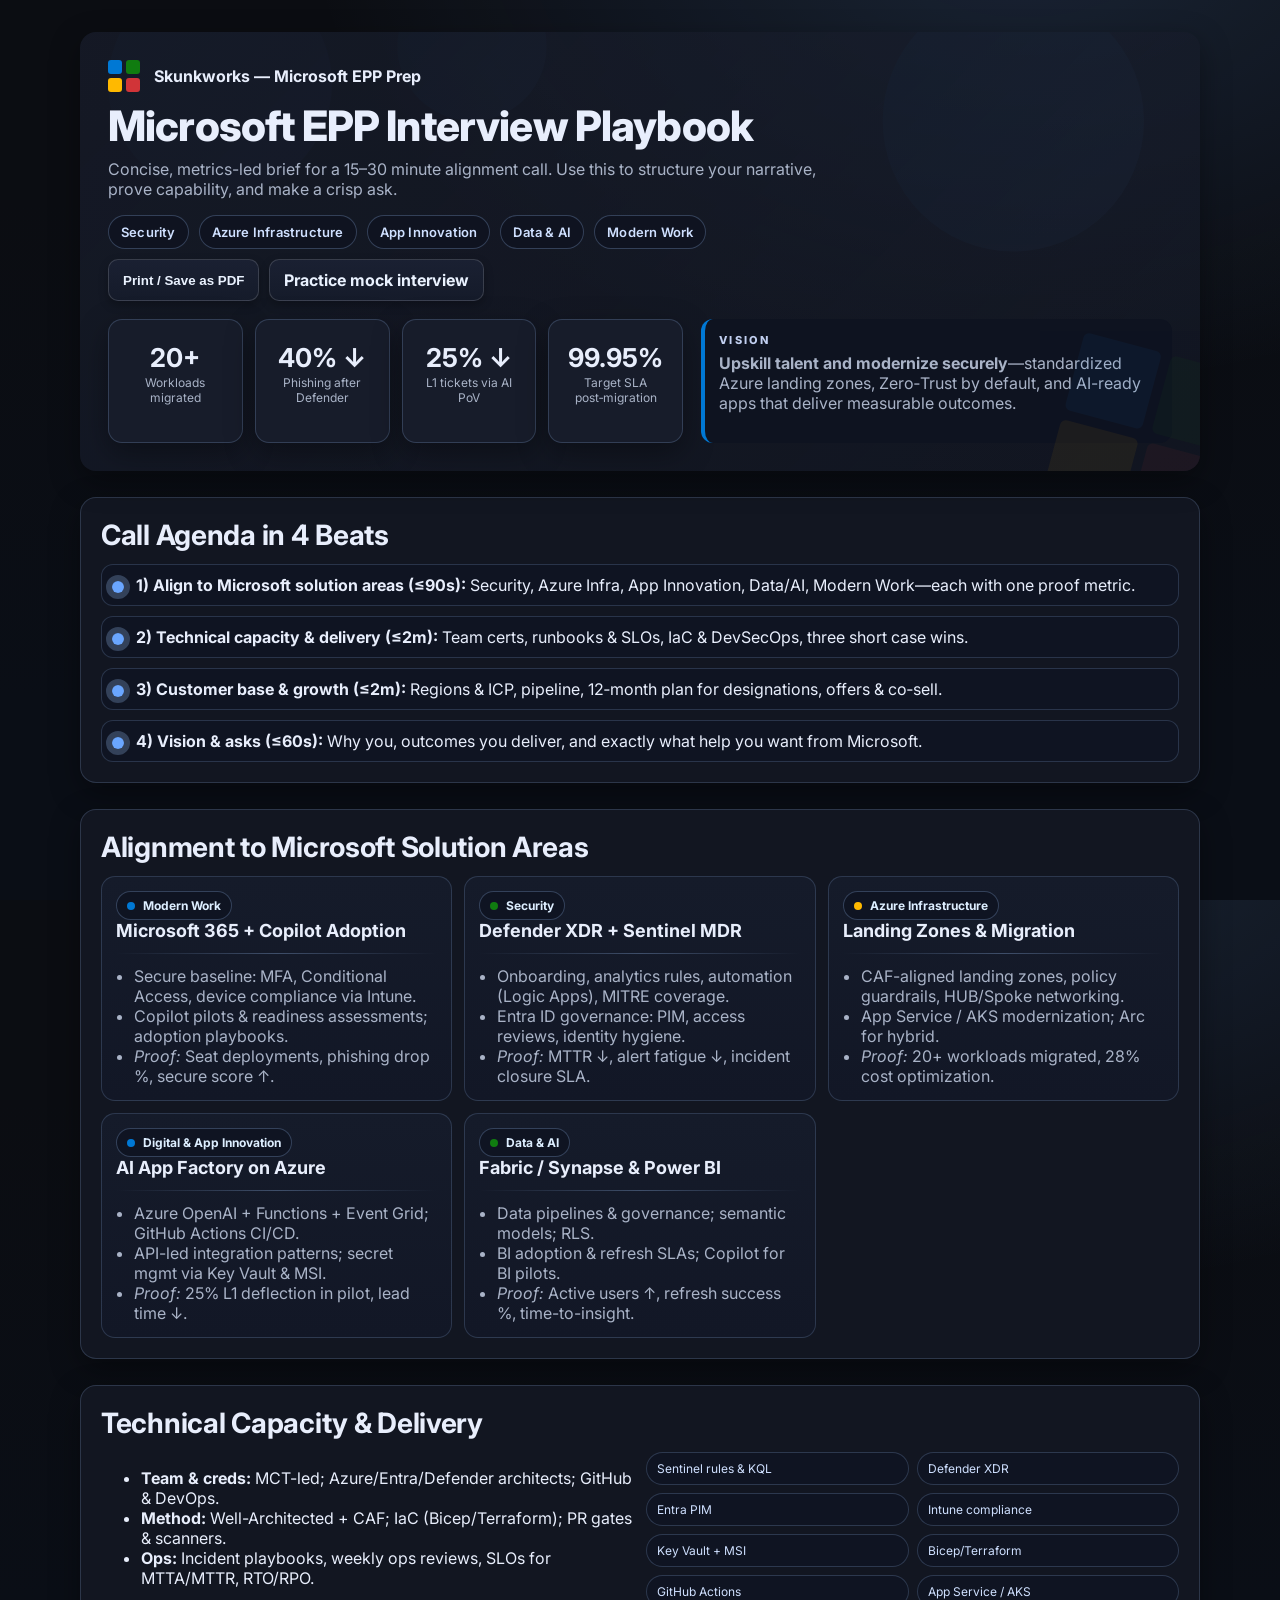
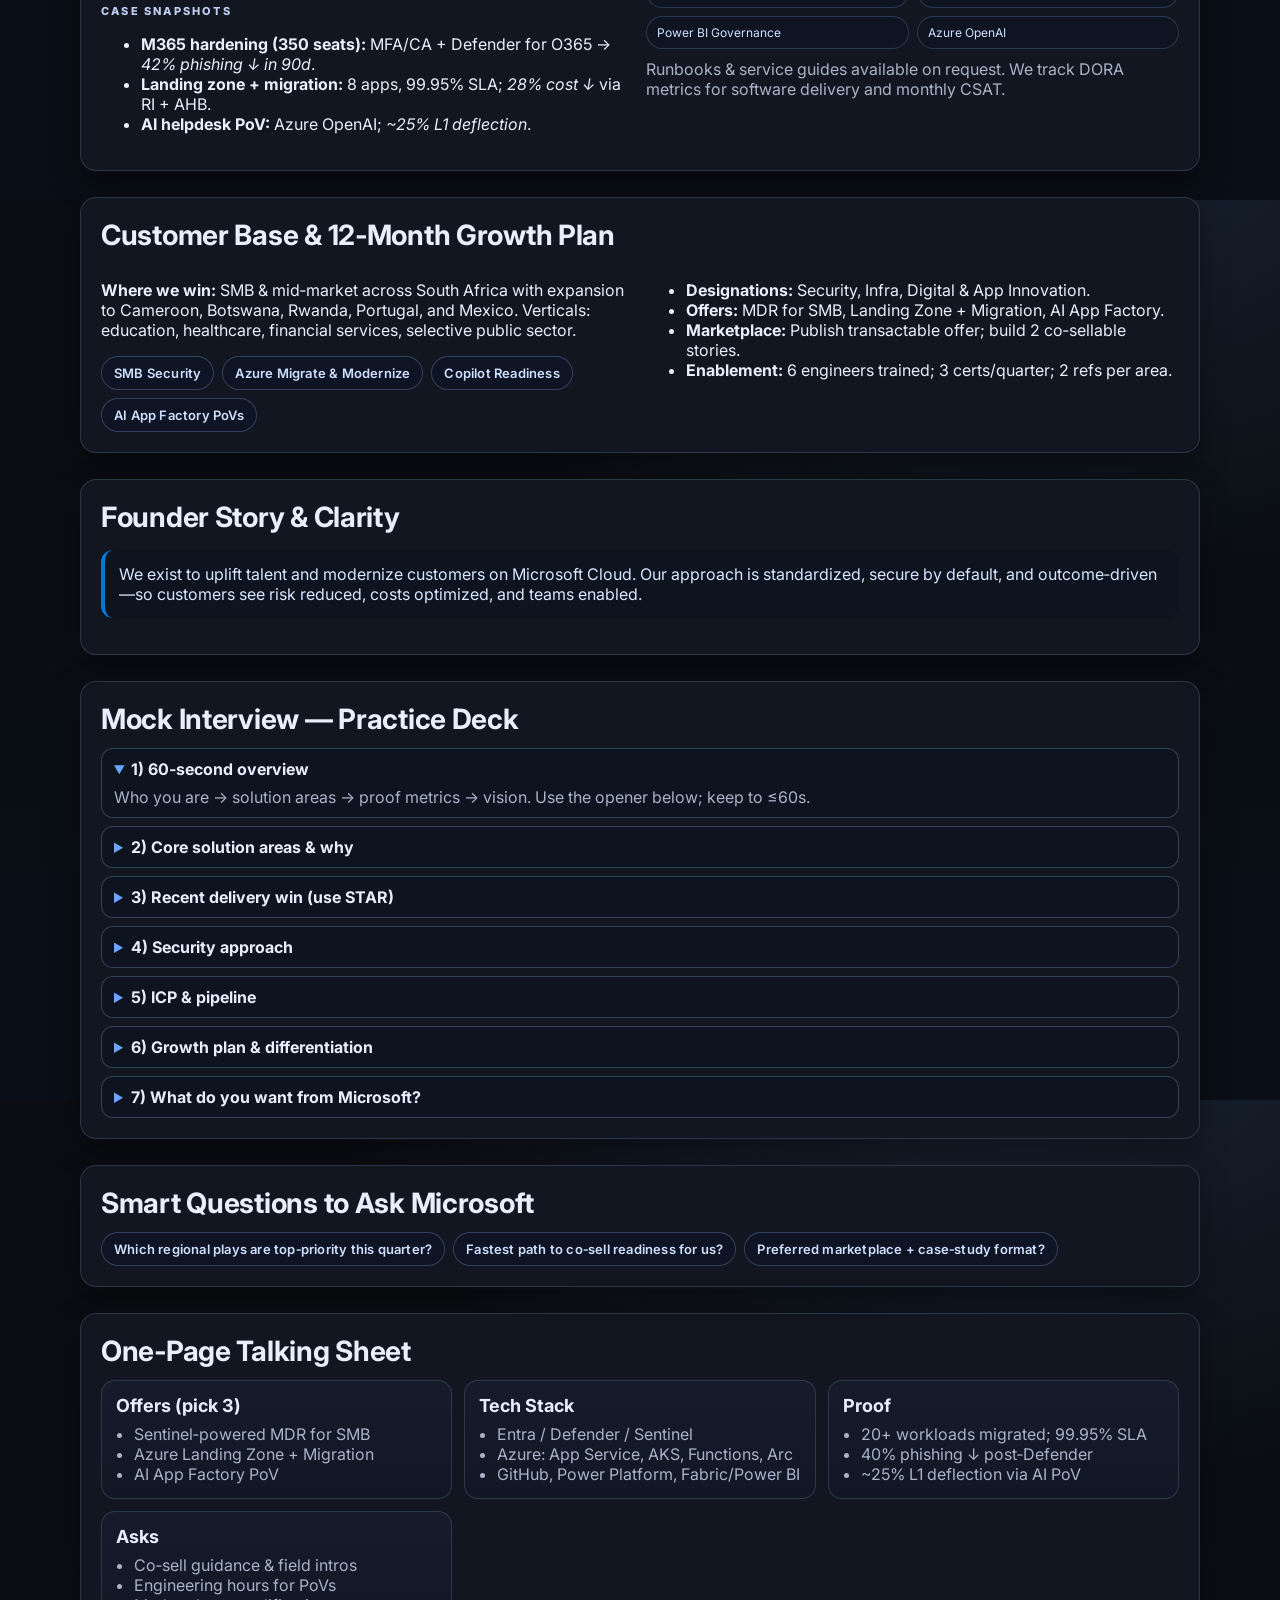
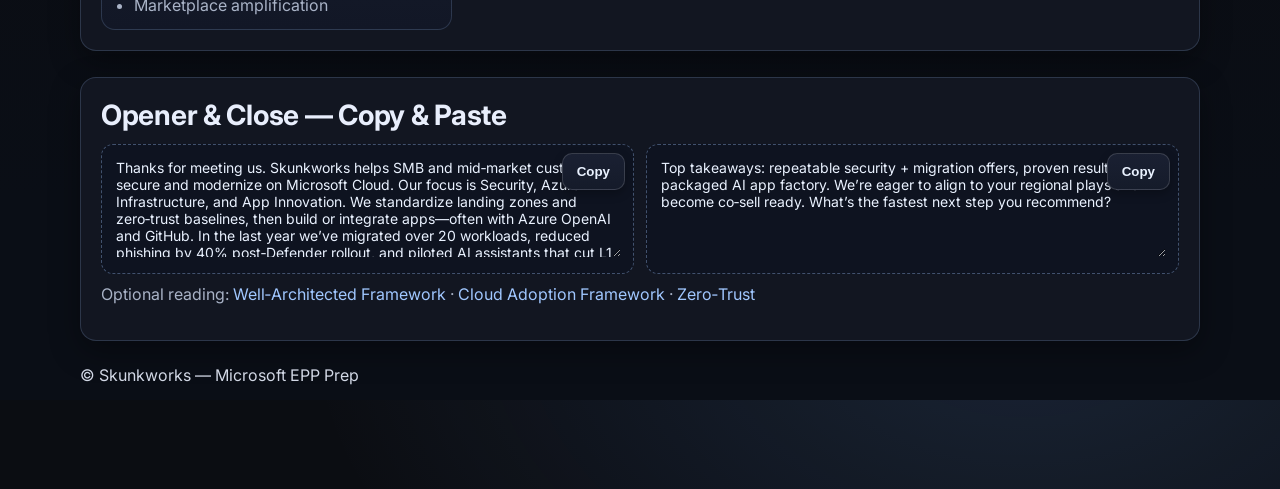
<file: ms-erp-playbook.html>
<!DOCTYPE html>
<html lang="en">
<head>
  <meta charset="utf-8" />
  <meta name="viewport" content="width=device-width, initial-scale=1" />
  <title>Microsoft EPP Interview Playbook — Skunkworks</title>
  <meta name="description" content="A graphic-rich, single-page interview playbook for Microsoft EPP. Includes agenda, solution alignment, technical capacity, growth plan, mock interview, and ready-to-copy opener & close." />
  <link rel="preconnect" href="https://fonts.googleapis.com">
  <link rel="preconnect" href="https://fonts.gstatic.com" crossorigin>
  <link href="https://fonts.googleapis.com/css2?family=Inter:ital,opsz,wght@0,14..32,300..900;1,14..32,300..900&display=swap" rel="stylesheet">
  <style>
    :root {
      --bg: #0b0d12;
      --surface: #121621;
      --card: #171c2a;
      --text: #e8eefc;
      --muted: #a9b3c7;
      --link: #a0c7ff;
      --accent: #6aa6ff;
      --ok: #4cd97b;
      --warn: #ffd166;
      --danger: #ff6b6b;
      /* Microsoft-esque squares */
      --ms-blue:#0078D4; --ms-green:#107C10; --ms-yellow:#FFB900; --ms-red:#D13438;
      --ring: rgba(160,199,255,.25);
      --shadow: 0 10px 30px rgba(0,0,0,.35);
      --radius: 16px;
    }
    * { box-sizing: border-box; }
    html,body { height: 100%; }
    body {
      margin: 0; font-family: "Inter", system-ui, -apple-system, Segoe UI, Roboto, Arial, sans-serif; background: radial-gradient(1200px 800px at 80% -10%, rgba(106,166,255,.15), transparent 60%), linear-gradient(180deg, #0b0d12, #0b0d12 200px, #0a0e16 700px);
      color: var(--text);
    }
    a { color: var(--link); text-decoration: none; }
    .page { max-width: 1160px; margin: 0 auto; padding: 32px 20px 80px; }
    header.hero { position: relative; padding: 28px; border-radius: var(--radius); background: linear-gradient(135deg, rgba(23,28,42,.8), rgba(23,28,42,.6)), url('data:image/svg+xml;utf8,<svg xmlns="http://www.w3.org/2000/svg" width="1200" height="600"><defs><linearGradient id="g" x1="0" y1="0" x2="1" y2="1"><stop stop-color="%230078D4"/><stop offset="1" stop-color="%236aa6ff"/></linearGradient></defs><g opacity="0.07"><circle cx="150" cy="120" r="120" fill="url(%23g)"/><circle cx="420" cy="80" r="80" fill="url(%23g)"/><circle cx="1000" cy="160" r="140" fill="url(%23g)"/></g></svg>') center/cover no-repeat; box-shadow: var(--shadow); overflow: hidden; }
    .hero .brand { display:flex; align-items:center; gap:14px; margin-bottom: 8px; }
    .ms-tiles { display:inline-grid; grid-template-columns: repeat(2, 14px); grid-auto-rows: 14px; gap: 4px; }
    .ms-tiles span { display:block; border-radius:3px; }
    .ms-tiles .b{background:var(--ms-blue)} .g{background:var(--ms-green)} .y{background:var(--ms-yellow)} .r{background:var(--ms-red)}
    .hero h1 { margin: 6px 0 8px; font-weight: 800; letter-spacing: -0.02em; font-size: clamp(24px, 3.6vw, 42px); }
    .hero p { margin: 6px 0 16px; color: var(--muted); max-width: 72ch; }
    .chiprow { display:flex; flex-wrap:wrap; gap:10px; margin: 16px 0 10px; }
    .chip { padding:8px 12px; border-radius: 999px; background: #0f1320; border: 1px solid rgba(160,199,255,.25); color:#cfe0ff; font-weight:600; font-size: 13px; letter-spacing:.2px; }
    .cta { display:flex; flex-wrap:wrap; gap:10px; margin-top: 8px; }
    .btn { border:1px solid rgba(255,255,255,.15); background: linear-gradient(180deg, #1a2032, #151b2a); color: #eaf2ff; padding:10px 14px; border-radius: 10px; font-weight:700; cursor:pointer; box-shadow: 0 4px 10px rgba(0,0,0,.25); }
    .btn:active { transform: translateY(1px); }
    .grid { display:grid; grid-template-columns: 1fr; gap: 18px; margin-top: 22px; }
    @media (min-width: 900px){ .grid { grid-template-columns: 1.1fr .9fr; } }
    .stats { display:grid; grid-template-columns: repeat(2,1fr); gap:12px; }
    @media (min-width: 640px){ .stats{ grid-template-columns: repeat(4,1fr);} }
    .stat { background: var(--card); border: 1px solid rgba(160,199,255,.2); border-radius: 14px; padding:14px; text-align:center; box-shadow: var(--shadow); }
    .stat h3 { margin:8px 0 2px; font-size: clamp(18px, 2.4vw, 26px); }
    .stat p { margin:0; color: var(--muted); font-size: 12px; }

    .section { margin-top: 26px; padding: 20px; background: var(--surface); border: 1px solid rgba(160,199,255,.18); border-radius: var(--radius); box-shadow: var(--shadow); }
    .section h2 { margin: 0 0 12px; font-size: clamp(18px, 2.6vw, 28px); letter-spacing:-.01em; }
    .kicker { color: #c1cff0; text-transform: uppercase; font-weight: 800; font-size: 11px; letter-spacing: .2em; }

    .cards { display:grid; grid-template-columns: 1fr; gap: 12px; }
    @media (min-width: 760px){ .cards { grid-template-columns: repeat(2, 1fr); }}
    @media (min-width: 1100px){ .cards { grid-template-columns: repeat(3, 1fr); }}
    .card { background: linear-gradient(180deg, #151b2a, #121726); border: 1px solid rgba(160,199,255,.18); border-radius: 14px; padding: 14px; position:relative; overflow:hidden; }
    .card h3 { margin: 0 0 6px; font-size: 18px; }
    .card ul { padding-left: 18px; margin: 8px 0 0; color: var(--muted); }
    .badge { display:inline-flex; align-items:center; gap:8px; font-weight:700; font-size:12px; background:#0f1422; border:1px solid var(--ring); color:#def; padding:6px 10px; border-radius: 999px; }
    .rule { height:1px; background: linear-gradient(90deg, transparent, rgba(160,199,255,.3), transparent); margin: 12px 0; }

    .timeline { display:grid; gap:10px; }
    .step { display:flex; gap:12px; align-items:flex-start; background: #0f1422; border:1px solid rgba(160,199,255,.18); border-radius: 12px; padding: 10px; }
    .dot { width: 12px; height: 12px; border-radius: 50%; outline: 6px solid var(--ring); background: var(--accent); margin-top: 6px; }

    details { border: 1px solid rgba(160,199,255,.25); border-radius: 12px; background: #0e1320; padding: 10px 12px; }
    details + details { margin-top: 8px; }
    summary { cursor: pointer; font-weight: 700; }
    summary::marker{ color: var(--accent); }
    .qna p { color: var(--muted); margin: 8px 0 0; }

    .list-chips { display:flex; flex-wrap: wrap; gap: 8px; }
    .list-chips .chip { background:#0e1424; }

    .quote { background: #0e1320; border-left: 4px solid var(--ms-blue); padding: 14px; border-radius: 12px; color:#d9e7ff; }

    .two { display:grid; grid-template-columns: 1fr; gap: 12px; }
    @media(min-width: 880px){ .two { grid-template-columns: 1fr 1fr; }}

    .copybox { position: relative; background:#0e1320; border:1px dashed rgba(160,199,255,.35); border-radius:12px; padding:12px; }
    .copybox textarea { width:100%; background:transparent; border:none; color:#eaf2ff; font-family: inherit; font-size: 14px; resize: vertical; min-height: 100px; outline: none; }
    .copybtn { position:absolute; top:8px; right:8px; }

    .grid-mini { display:grid; grid-template-columns: repeat(2, 1fr); gap: 8px; }
    .pill { padding:8px 10px; background:#0f1422; border:1px solid rgba(160,199,255,.2); border-radius:999px; font-size:12px; color:#cfe0ff; }

    footer { margin: 24px 0; display:flex; gap: 10px; flex-wrap: wrap; justify-content: space-between; align-items: center; }
    .logo-squares { display:grid; grid-template-columns: repeat(2, 18px); gap:6px; }
    .logo-squares span{ border-radius: 3px; }

    .watermark { position:absolute; inset:auto -30px -50px auto; width: 170px; height: 170px; opacity:.06; display:grid; grid-template-columns:repeat(2,1fr); grid-auto-rows:1fr; gap:10px; transform: rotate(15deg); }
    .wbox{ border-radius: 6px; }

    /* Print styles */
    @media print {
      body { background: #fff; color:#000; }
      header.hero, .section { break-inside: avoid; box-shadow:none; border-color:#ddd; background:#fff; }
      .btn, .copybtn { display:none !important; }
      a { color:#000; text-decoration: underline; }
    }
  </style>
</head>
<body>
  <div class="page">
    <header class="hero" role="banner">
      <div class="brand">
        <div class="ms-tiles" aria-hidden="true" title="Microsoft color tiles">
          <span class="b"></span><span class="g"></span><span class="y"></span><span class="r"></span>
        </div>
        <strong>Skunkworks — Microsoft EPP Prep</strong>
      </div>
      <h1>Microsoft EPP Interview Playbook</h1>
      <p>Concise, metrics-led brief for a 15–30 minute alignment call. Use this to structure your narrative, prove capability, and make a crisp ask.</p>
      <div class="chiprow" aria-label="Core focus areas">
        <span class="chip">Security</span>
        <span class="chip">Azure Infrastructure</span>
        <span class="chip">App Innovation</span>
        <span class="chip">Data &amp; AI</span>
        <span class="chip">Modern Work</span>
      </div>
      <div class="cta">
        <button class="btn" onclick="window.print()">Print / Save as PDF</button>
        <a class="btn" href="#mock" aria-label="Jump to mock interview">Practice mock interview</a>
      </div>
      <div class="grid" style="margin-top:18px">
        <div class="stats">
          <div class="stat"><h3>20+ </h3><p>Workloads migrated</p></div>
          <div class="stat"><h3>40% ↓</h3><p>Phishing after Defender</p></div>
          <div class="stat"><h3>25% ↓</h3><p>L1 tickets via AI PoV</p></div>
          <div class="stat"><h3>99.95%</h3><p>Target SLA post‑migration</p></div>
        </div>
        <div class="quote">
          <div class="kicker">Vision</div>
          <p><strong>Upskill talent and modernize securely</strong>—standardized Azure landing zones, Zero‑Trust by default, and AI-ready apps that deliver measurable outcomes.</p>
        </div>
      </div>
      <div class="watermark" aria-hidden="true">
        <div class="wbox" style="background:var(--ms-blue)"></div>
        <div class="wbox" style="background:var(--ms-green)"></div>
        <div class="wbox" style="background:var(--ms-yellow)"></div>
        <div class="wbox" style="background:var(--ms-red)"></div>
      </div>
    </header>

    <section class="section" aria-labelledby="agenda">
      <h2 id="agenda">Call Agenda in 4 Beats</h2>
      <div class="timeline">
        <div class="step"><div class="dot" aria-hidden="true"></div><div><strong>1) Align to Microsoft solution areas (≤90s):</strong> Security, Azure Infra, App Innovation, Data/AI, Modern Work—each with one proof metric.</div></div>
        <div class="step"><div class="dot" aria-hidden="true"></div><div><strong>2) Technical capacity &amp; delivery (≤2m):</strong> Team certs, runbooks &amp; SLOs, IaC &amp; DevSecOps, three short case wins.</div></div>
        <div class="step"><div class="dot" aria-hidden="true"></div><div><strong>3) Customer base &amp; growth (≤2m):</strong> Regions &amp; ICP, pipeline, 12‑month plan for designations, offers &amp; co‑sell.</div></div>
        <div class="step"><div class="dot" aria-hidden="true"></div><div><strong>4) Vision &amp; asks (≤60s):</strong> Why you, outcomes you deliver, and exactly what help you want from Microsoft.</div></div>
      </div>
    </section>

    <section class="section" aria-labelledby="align">
      <h2 id="align">Alignment to Microsoft Solution Areas</h2>
      <div class="cards">
        <article class="card">
          <span class="badge"><span style="width:8px;height:8px;background:var(--ms-blue);display:inline-block;border-radius:50%"></span> Modern Work</span>
          <h3>Microsoft 365 + Copilot Adoption</h3>
          <div class="rule"></div>
          <ul>
            <li>Secure baseline: MFA, Conditional Access, device compliance via Intune.</li>
            <li>Copilot pilots &amp; readiness assessments; adoption playbooks.</li>
            <li><em>Proof:</em> Seat deployments, phishing drop %, secure score ↑.</li>
          </ul>
        </article>
        <article class="card">
          <span class="badge"><span style="width:8px;height:8px;background:var(--ms-green);display:inline-block;border-radius:50%"></span> Security</span>
          <h3>Defender XDR + Sentinel MDR</h3>
          <div class="rule"></div>
          <ul>
            <li>Onboarding, analytics rules, automation (Logic Apps), MITRE coverage.</li>
            <li>Entra ID governance: PIM, access reviews, identity hygiene.</li>
            <li><em>Proof:</em> MTTR ↓, alert fatigue ↓, incident closure SLA.</li>
          </ul>
        </article>
        <article class="card">
          <span class="badge"><span style="width:8px;height:8px;background:var(--ms-yellow);display:inline-block;border-radius:50%"></span> Azure Infrastructure</span>
          <h3>Landing Zones &amp; Migration</h3>
          <div class="rule"></div>
          <ul>
            <li>CAF-aligned landing zones, policy guardrails, HUB/Spoke networking.</li>
            <li>App Service / AKS modernization; Arc for hybrid.</li>
            <li><em>Proof:</em> 20+ workloads migrated, 28% cost optimization.</li>
          </ul>
        </article>
        <article class="card">
          <span class="badge"><span style="width:8px;height:8px;background:var(--ms-blue);display:inline-block;border-radius:50%"></span> Digital &amp; App Innovation</span>
          <h3>AI App Factory on Azure</h3>
          <div class="rule"></div>
          <ul>
            <li>Azure OpenAI + Functions + Event Grid; GitHub Actions CI/CD.</li>
            <li>API-led integration patterns; secret mgmt via Key Vault &amp; MSI.</li>
            <li><em>Proof:</em> 25% L1 deflection in pilot, lead time ↓.</li>
          </ul>
        </article>
        <article class="card">
          <span class="badge"><span style="width:8px;height:8px;background:var(--ms-green);display:inline-block;border-radius:50%"></span> Data &amp; AI</span>
          <h3>Fabric / Synapse &amp; Power BI</h3>
          <div class="rule"></div>
          <ul>
            <li>Data pipelines &amp; governance; semantic models; RLS.</li>
            <li>BI adoption &amp; refresh SLAs; Copilot for BI pilots.</li>
            <li><em>Proof:</em> Active users ↑, refresh success %, time-to-insight.</li>
          </ul>
        </article>
      </div>
    </section>

    <section class="section" aria-labelledby="tech">
      <h2 id="tech">Technical Capacity &amp; Delivery</h2>
      <div class="two">
        <div>
          <ul>
            <li><strong>Team &amp; creds:</strong> MCT-led; Azure/Entra/Defender architects; GitHub &amp; DevOps.</li>
            <li><strong>Method:</strong> Well-Architected + CAF; IaC (Bicep/Terraform); PR gates &amp; scanners.</li>
            <li><strong>Ops:</strong> Incident playbooks, weekly ops reviews, SLOs for MTTA/MTTR, RTO/RPO.</li>
          </ul>
          <p class="kicker" style="margin-top:10px">Case snapshots</p>
          <ul>
            <li><strong>M365 hardening (350 seats):</strong> MFA/CA + Defender for O365 → <em>42% phishing ↓ in 90d</em>.</li>
            <li><strong>Landing zone + migration:</strong> 8 apps, 99.95% SLA; <em>28% cost ↓</em> via RI + AHB.</li>
            <li><strong>AI helpdesk PoV:</strong> Azure OpenAI; <em>~25% L1 deflection</em>.</li>
          </ul>
        </div>
        <div>
          <div class="grid-mini">
            <div class="pill">Sentinel rules &amp; KQL</div>
            <div class="pill">Defender XDR</div>
            <div class="pill">Entra PIM</div>
            <div class="pill">Intune compliance</div>
            <div class="pill">Key Vault + MSI</div>
            <div class="pill">Bicep/Terraform</div>
            <div class="pill">GitHub Actions</div>
            <div class="pill">App Service / AKS</div>
            <div class="pill">Power BI Governance</div>
            <div class="pill">Azure OpenAI</div>
          </div>
          <p style="margin-top:10px;color:var(--muted)">Runbooks &amp; service guides available on request. We track DORA metrics for software delivery and monthly CSAT.</p>
        </div>
      </div>
    </section>

    <section class="section" aria-labelledby="growth">
      <h2 id="growth">Customer Base &amp; 12‑Month Growth Plan</h2>
      <div class="two">
        <div>
          <p><strong>Where we win:</strong> SMB &amp; mid‑market across South Africa with expansion to Cameroon, Botswana, Rwanda, Portugal, and Mexico. Verticals: education, healthcare, financial services, selective public sector.</p>
          <div class="list-chips" aria-label="Market focus">
            <span class="chip">SMB Security</span>
            <span class="chip">Azure Migrate &amp; Modernize</span>
            <span class="chip">Copilot Readiness</span>
            <span class="chip">AI App Factory PoVs</span>
          </div>
        </div>
        <div>
          <ul>
            <li><strong>Designations:</strong> Security, Infra, Digital &amp; App Innovation.</li>
            <li><strong>Offers:</strong> MDR for SMB, Landing Zone + Migration, AI App Factory.</li>
            <li><strong>Marketplace:</strong> Publish transactable offer; build 2 co‑sellable stories.</li>
            <li><strong>Enablement:</strong> 6 engineers trained; 3 certs/quarter; 2 refs per area.</li>
          </ul>
        </div>
      </div>
    </section>

    <section class="section" aria-labelledby="founder">
      <h2 id="founder">Founder Story &amp; Clarity</h2>
      <p class="quote">We exist to uplift talent and modernize customers on Microsoft Cloud. Our approach is standardized, secure by default, and outcome‑driven—so customers see risk reduced, costs optimized, and teams enabled.</p>
    </section>

    <section class="section" id="mock" aria-labelledby="mock-title">
      <h2 id="mock-title">Mock Interview — Practice Deck</h2>
      <div class="qna">
        <details open>
          <summary>1) 60‑second overview</summary>
          <p>Who you are → solution areas → proof metrics → vision. Use the opener below; keep to ≤60s.</p>
        </details>
        <details>
          <summary>2) Core solution areas &amp; why</summary>
          <p>Security, Infra, App Innovation: tie to regional demand and customer pains; add one result metric per area.</p>
        </details>
        <details>
          <summary>3) Recent delivery win (use STAR)</summary>
          <p><strong>S</strong>ituation, <strong>T</strong>ask, <strong>A</strong>ction, <strong>R</strong>esult with numbers. Prepare 3 variants (security, infra, app).</p>
        </details>
        <details>
          <summary>4) Security approach</summary>
          <p>Zero‑Trust: verify explicitly (MFA/CA), least privilege (PIM), assume breach (XDR+SIEM), secure dev (DevSecOps).</p>
        </details>
        <details>
          <summary>5) ICP &amp; pipeline</summary>
          <p>Regions, buyer persona, typical land-and-expand motion, quarter pipeline signal.</p>
        </details>
        <details>
          <summary>6) Growth plan &amp; differentiation</summary>
          <p>Designations, marketplace, co‑sell readiness; repeatable blueprints; time‑to‑value; training capability.</p>
        </details>
        <details>
          <summary>7) What do you want from Microsoft?</summary>
          <p>Co‑sell guidance, engineering hours for PoVs, marketplace amplification, field introductions.</p>
        </details>
      </div>
    </section>

    <section class="section" aria-labelledby="ask">
      <h2 id="ask">Smart Questions to Ask Microsoft</h2>
      <div class="list-chips">
        <span class="chip">Which regional plays are top‑priority this quarter?</span>
        <span class="chip">Fastest path to co‑sell readiness for us?</span>
        <span class="chip">Preferred marketplace + case‑study format?</span>
      </div>
    </section>

    <section class="section" aria-labelledby="sheet">
      <h2 id="sheet">One‑Page Talking Sheet</h2>
      <div class="cards">
        <article class="card">
          <h3>Offers (pick 3)</h3>
          <ul>
            <li>Sentinel‑powered MDR for SMB</li>
            <li>Azure Landing Zone + Migration</li>
            <li>AI App Factory PoV</li>
          </ul>
        </article>
        <article class="card">
          <h3>Tech Stack</h3>
          <ul>
            <li>Entra / Defender / Sentinel</li>
            <li>Azure: App Service, AKS, Functions, Arc</li>
            <li>GitHub, Power Platform, Fabric/Power BI</li>
          </ul>
        </article>
        <article class="card">
          <h3>Proof</h3>
          <ul>
            <li>20+ workloads migrated; 99.95% SLA</li>
            <li>40% phishing ↓ post‑Defender</li>
            <li>~25% L1 deflection via AI PoV</li>
          </ul>
        </article>
        <article class="card">
          <h3>Asks</h3>
          <ul>
            <li>Co‑sell guidance &amp; field intros</li>
            <li>Engineering hours for PoVs</li>
            <li>Marketplace amplification</li>
          </ul>
        </article>
      </div>
    </section>

    <section class="section" aria-labelledby="scripts">
      <h2 id="scripts">Opener &amp; Close — Copy &amp; Paste</h2>
      <div class="two">
        <div class="copybox">
          <button class="btn copybtn" onclick="copyBox('#openertxt', this)">Copy</button>
<textarea id="openertxt">Thanks for meeting us. Skunkworks helps SMB and mid‑market customers secure and modernize on Microsoft Cloud. Our focus is Security, Azure Infrastructure, and App Innovation. We standardize landing zones and zero‑trust baselines, then build or integrate apps—often with Azure OpenAI and GitHub. In the last year we’ve migrated over 20 workloads, reduced phishing by 40% post‑Defender rollout, and piloted AI assistants that cut L1 tickets by ~25%. We’re expanding across Southern Africa and into Portugal and Mexico, and we’re ready to package these as marketplace offers and co‑sell with your field.</textarea>
        </div>
        <div class="copybox">
          <button class="btn copybtn" onclick="copyBox('#closetxt', this)">Copy</button>
<textarea id="closetxt">Top takeaways: repeatable security + migration offers, proven results, and a packaged AI app factory. We’re eager to align to your regional plays and become co‑sell ready. What’s the fastest next step you recommend?</textarea>
        </div>
      </div>
      <p style="color:var(--muted);margin-top:10px">Optional reading: <a href="https://learn.microsoft.com/azure/architecture/framework/" target="_blank" rel="noreferrer noopener">Well‑Architected Framework</a> · <a href="https://learn.microsoft.com/azure/cloud-adoption-framework/" target="_blank" rel="noreferrer noopener">Cloud Adoption Framework</a> · <a href="https://learn.microsoft.com/security/zero-trust/" target="_blank" rel="noreferrer noopener">Zero‑Trust</a></p>
    </section>

    <footer>
      <div style="opacity:.9">© Skunkworks — Microsoft EPP Prep</div>
      <div class="logo-squares" aria-hidden="true">
        <span style="background:var(--ms-blue)"></span>
        <span style="background:var(--ms-green)"></span>
        <span style="background:var(--ms-yellow)"></span>
        <span style="background:var(--ms-red)"></span>
      </div>
    </footer>
  </div>

  <script>
    function copyBox(sel, btn){
      const el = document.querySelector(sel);
      el.select(); el.setSelectionRange(0, 99999);
      try { document.execCommand('copy'); btn.textContent = 'Copied!'; setTimeout(()=>btn.textContent='Copy', 1500);} catch(e){ btn.textContent='Select & copy'; }
    }
  </script>
</body>
</html>
</file>
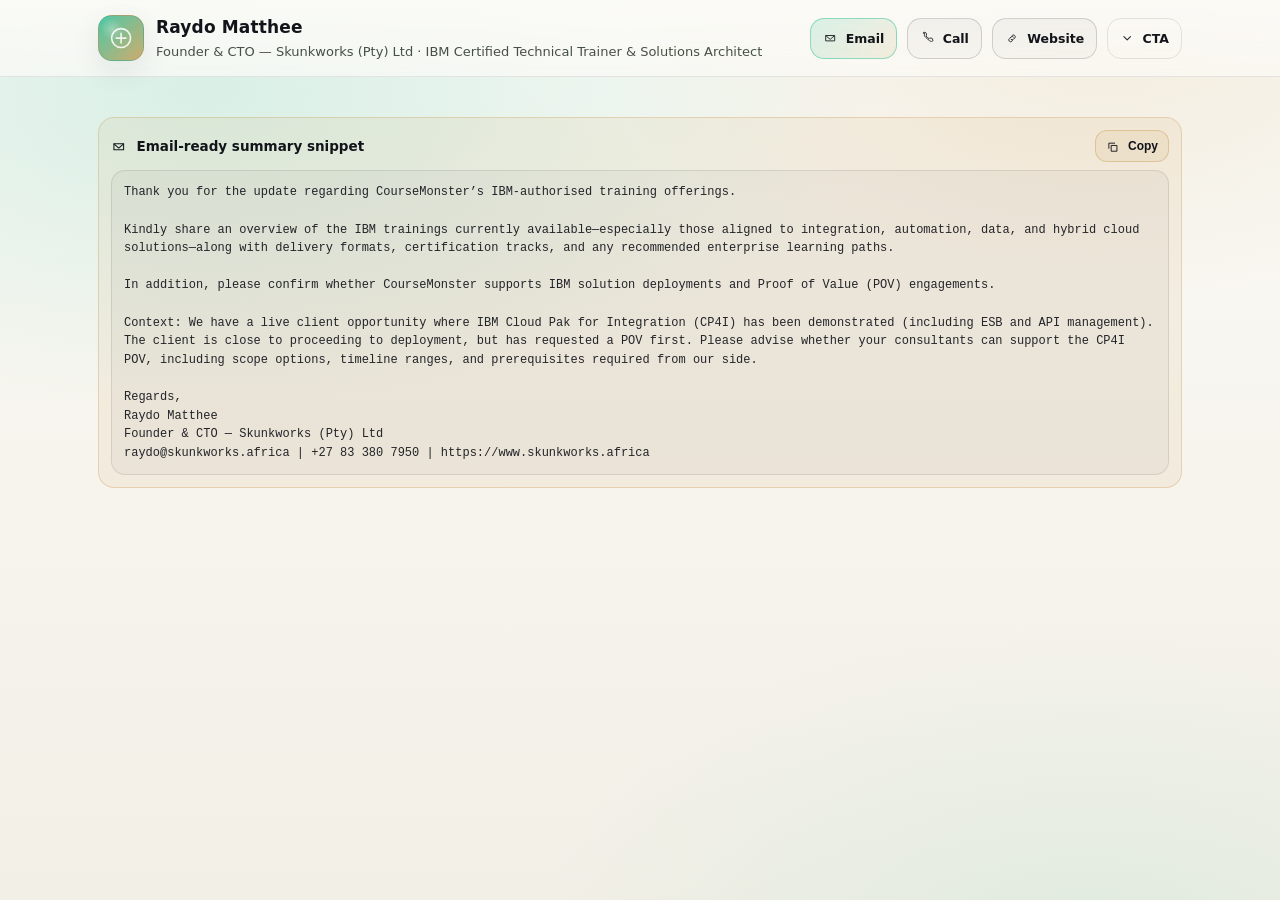
<file: raydo-matthee-profile.html>
<!doctype html>
<html lang="en-ZA">
<head>
  <meta charset="UTF-8" />
  <meta name="viewport" content="width=device-width, initial-scale=1, viewport-fit=cover" />
  <meta name="color-scheme" content="light dark" />
  <meta name="description" content="Raydo Matthee — Founder & CTO at Skunkworks (Pty) Ltd | IBM Certified Technical Trainer & Solutions Architect. Integration, automation, data, hybrid cloud, and CP4I Proof of Value support." />
  <title>Raydo Matthee — Professional Profile (Skunkworks)</title>

  <style>
    :root{
      --bg: #0f1116;
      --bg2:#0b0d12;

      --card:#151823;
      --card2:#121522;

      --text:#f4f2ec;
      --muted:#c2bcaf;
      --muted2:#9c9488;

      --line: rgba(244,242,236,.10);
      --line2: rgba(244,242,236,.16);

      --accent:#42c6a3;
      --accent2:#caa05a;

      --shadow: 0 18px 55px rgba(0,0,0,.45);
      --shadow2: 0 10px 28px rgba(0,0,0,.32);

      --radius: 18px;
      --radius2: 14px;

      --max: 1120px;

      --mono: ui-monospace, SFMono-Regular, Menlo, Monaco, Consolas, "Liberation Mono", "Courier New", monospace;
      --sans: ui-sans-serif, system-ui, -apple-system, Segoe UI, Roboto, Arial, "Apple Color Emoji", "Segoe UI Emoji";

      --focus: 0 0 0 4px rgba(66,198,163,.20);

      /* Responsive sizing tokens */
      --fs-body: clamp(14px, 0.35vw + 13px, 16px);
      --fs-h1: clamp(22px, 2.0vw + 14px, 34px);
      --size-mark: clamp(40px, 4.2vw, 46px);
      --size-avatar: clamp(54px, 7vw, 68px);
      --icon: 1.15em;
    }

    @media (prefers-color-scheme: light){
      :root{
        --bg:#fbfaf6;
        --bg2:#f2efe6;

        --card:#ffffff;
        --card2:#ffffff;

        --text:#12141a;
        --muted:#465047;
        --muted2:#5a655c;

        --line: rgba(18,20,26,.10);
        --line2: rgba(18,20,26,.16);

        --shadow: 0 18px 50px rgba(16,24,40,.10);
        --shadow2: 0 10px 28px rgba(16,24,40,.08);

        --focus: 0 0 0 4px rgba(66,198,163,.18);
      }
    }

    *{ box-sizing:border-box; }
    html,body{ height:100%; }

    body{
      margin:0;
      font-family: var(--sans);
      font-size: var(--fs-body);
      color: var(--text);
      line-height:1.55;
      -webkit-font-smoothing: antialiased;
      text-rendering: optimizeLegibility;

      background:
        radial-gradient(1100px 520px at 16% 10%, rgba(66,198,163,.18), transparent 62%),
        radial-gradient(900px 520px at 86% 0%, rgba(202,160,90,.16), transparent 58%),
        radial-gradient(900px 520px at 85% 105%, rgba(66,198,163,.10), transparent 62%),
        linear-gradient(180deg, var(--bg), var(--bg2));
    }

    a{ color: inherit; text-decoration: none; }
    a:hover{ text-decoration: underline; }
    a:focus-visible, button:focus-visible, .btn:focus-visible, input:focus-visible{
      outline:none;
      box-shadow: var(--focus);
      border-radius: 12px;
    }

    /* Responsive media defaults */
    img, video, canvas {
      max-width: 100%;
      height: auto;
      display: block;
    }
    /* Keep SVG responsive without breaking inline icon layout */
    svg { display: block; }

    .wrap{
      max-width: var(--max);
      margin: 0 auto;
      padding: clamp(18px, 2.6vw, 28px) 18px 56px;
    }

    /* Visually hidden utility (for dynamic status text) */
    .sr-only{
      position:absolute !important;
      width:1px; height:1px;
      padding:0; margin:-1px;
      overflow:hidden;
      clip:rect(0,0,0,0);
      white-space:nowrap;
      border:0;
    }

    /* Top sticky header */
    .topbar{
      position: sticky;
      top: 0;
      z-index: 50;
      backdrop-filter: blur(14px);
      -webkit-backdrop-filter: blur(14px);
      background: linear-gradient(180deg, rgba(15,17,22,.86), rgba(15,17,22,.62));
      border-bottom: 1px solid var(--line);
    }
    @media (prefers-color-scheme: light){
      .topbar{
        background: linear-gradient(180deg, rgba(251,250,246,.92), rgba(251,250,246,.70));
      }
    }

    .topbar-inner{
      max-width: var(--max);
      margin: 0 auto;
      padding: 14px 18px;
      display: grid;
      grid-template-columns: 1fr auto;
      gap: 14px;
      align-items: center;
    }

    @media (max-width: 680px){
      .topbar-inner{
        grid-template-columns: 1fr;
        align-items: start;
      }
      .actions{
        justify-content: flex-start !important;
      }
    }

    .idblock{
      display:flex;
      gap: 12px;
      align-items:center;
      min-width: 0;
    }

    .mark{
      width: var(--size-mark);
      height: var(--size-mark);
      border-radius: clamp(12px, 1.6vw, 14px);
      background:
        radial-gradient(18px 18px at 30% 30%, rgba(255,255,255,.28), transparent 62%),
        linear-gradient(135deg, rgba(66,198,163,.95), rgba(202,160,90,.88));
      box-shadow: var(--shadow2);
      display:grid;
      place-items:center;
      border: 1px solid rgba(244,242,236,.16);
      flex: 0 0 auto;
    }
    @media (prefers-color-scheme: light){
      .mark{ border: 1px solid rgba(18,20,26,.10); }
    }
    /* Make the logo SVG scale with container */
    .mark svg{ width: 55%; height: 55%; opacity:.95; }

    .idtext{ min-width:0; }
    .name{
      font-size: clamp(15px, 0.7vw + 13px, 17px);
      font-weight: 850;
      letter-spacing: .15px;
      margin: 0;
      white-space: nowrap;
      overflow: hidden;
      text-overflow: ellipsis;
    }
    .title{
      margin: 2px 0 0;
      font-size: clamp(12px, 0.45vw + 11px, 13px);
      color: var(--muted);
      white-space: nowrap;
      overflow: hidden;
      text-overflow: ellipsis;
    }

    .actions{
      display:flex;
      gap: 10px;
      flex-wrap: wrap;
      justify-content: flex-end;
    }

    .btn{
      display:inline-flex;
      align-items:center;
      gap: 8px;
      padding: 10px 12px;
      border-radius: 14px;
      border: 1px solid var(--line2);
      background: linear-gradient(180deg, rgba(255,255,255,.06), rgba(255,255,255,.02));
      font-weight: 700;
      font-size: 12.5px;
      color: var(--text);
      cursor: pointer;
      user-select: none;
      white-space: nowrap;
      transition: transform .14s ease, box-shadow .14s ease, border-color .14s ease, background .14s ease;
    }
    @media (prefers-color-scheme: light){
      .btn{ background: linear-gradient(180deg, rgba(18,20,26,.04), rgba(18,20,26,.02)); }
    }
    .btn:hover{
      transform: translateY(-1px);
      box-shadow: var(--shadow2);
      text-decoration: none;
      border-color: rgba(66,198,163,.28);
    }
    /* Responsive icons: scale with font-size */
    .btn svg{
      width: var(--icon);
      height: var(--icon);
      opacity: .9;
      flex: 0 0 auto;
    }

    .btn.primary{
      border: 1px solid rgba(66,198,163,.55);
      background: linear-gradient(135deg, rgba(66,198,163,.18), rgba(202,160,90,.14));
    }

    .btn.ghost{
      background: transparent;
      border-color: var(--line);
    }

    /* Hero */
    .hero{
      margin-top: 18px;
      border-radius: 24px;
      overflow: hidden;
      border: 1px solid var(--line);
      box-shadow: var(--shadow);
      background:
        radial-gradient(1200px 460px at 10% 0%, rgba(66,198,163,.14), transparent 62%),
        radial-gradient(900px 460px at 80% 32%, rgba(202,160,90,.12), transparent 62%),
        linear-gradient(180deg, rgba(255,255,255,.05), rgba(255,255,255,.02));
    }
    @media (prefers-color-scheme: light){
      .hero{
        background:
          radial-gradient(1200px 460px at 10% 0%, rgba(66,198,163,.10), transparent 62%),
          radial-gradient(900px 460px at 80% 32%, rgba(202,160,90,.09), transparent 62%),
          linear-gradient(180deg, rgba(18,20,26,.03), rgba(18,20,26,.01));
      }
    }
    .hero-inner{
      padding: 22px 20px 18px;
      display:grid;
      grid-template-columns: 1.3fr .7fr;
      gap: 16px;
      align-items: start;
    }
    @media (max-width: 900px){
      .hero-inner{ grid-template-columns: 1fr; }
    }

    .headline{
      display:flex;
      gap: 14px;
      align-items:flex-start;
    }
    .avatar{
      width: var(--size-avatar);
      height: var(--size-avatar);
      border-radius: clamp(18px, 2vw, 22px);
      border: 1px solid var(--line2);
      background:
        radial-gradient(30px 30px at 30% 35%, rgba(255,255,255,.28), transparent 62%),
        linear-gradient(135deg, rgba(66,198,163,.18), rgba(202,160,90,.14));
      box-shadow: var(--shadow2);
      display:grid;
      place-items:center;
      flex: 0 0 auto;
    }
    .avatar svg{ width: 45%; height: 45%; opacity: .92; }

    h1{
      margin: 0;
      font-size: var(--fs-h1);
      letter-spacing: -0.35px;
      line-height: 1.12;
    }
    .subhead{
      margin: 8px 0 0;
      color: var(--muted);
      font-size: clamp(13px, 0.55vw + 12px, 15px);
      max-width: 70ch;
    }

    .chips{
      margin-top: 12px;
      display:flex;
      flex-wrap: wrap;
      gap: 8px;
    }
    .chip{
      display:inline-flex;
      align-items:center;
      gap: 8px;
      padding: 7px 10px;
      border-radius: 999px;
      border: 1px solid var(--line);
      background: rgba(255,255,255,.04);
      font-size: 12px;
      color: var(--text);
    }
    @media (prefers-color-scheme: light){
      .chip{ background: rgba(18,20,26,.03); }
    }
    .chip .dot{
      width: 0.55em;
      height: 0.55em;
      border-radius: 999px;
      background: linear-gradient(135deg, var(--accent), var(--accent2));
      box-shadow: 0 0 0 0.25em rgba(66,198,163,.14);
      flex: 0 0 auto;
    }

    .quickfacts{
      border-radius: 18px;
      border: 1px solid var(--line);
      background: rgba(255,255,255,.03);
      padding: 14px 14px 12px;
    }
    @media (prefers-color-scheme: light){
      .quickfacts{ background: rgba(18,20,26,.02); }
    }
    .q-title{
      display:flex;
      justify-content: space-between;
      align-items:center;
      gap: 10px;
      margin-bottom: 10px;
    }
    .q-title h2{
      margin:0;
      font-size: 12.8px;
      letter-spacing: .18px;
      text-transform: uppercase;
      color: var(--muted2);
    }
    .badge{
      display:inline-flex;
      align-items:center;
      gap: 8px;
      font-size: 12px;
      padding: 6px 10px;
      border-radius: 999px;
      border: 1px solid rgba(66,198,163,.34);
      background: rgba(66,198,163,.10);
      color: var(--text);
      white-space: nowrap;
    }
    .badge svg{ width: var(--icon); height: var(--icon); flex:0 0 auto; }

    .q-grid{
      display:grid;
      grid-template-columns: 1fr;
      gap: 10px;
    }
    .q-item{
      display:grid;
      grid-template-columns: 1.2em 1fr;
      gap: 10px;
      align-items:start;
      color: var(--muted);
      font-size: 13px;
    }
    .q-item strong{ color: var(--text); font-weight: 750; }
    .q-item svg{ width: 1.2em; height: 1.2em; opacity: .9; margin-top: .05em; }

    .q-links{
      display:flex;
      flex-wrap: wrap;
      gap: 8px;
      margin-top: 10px;
      padding-top: 10px;
      border-top: 1px dashed var(--line);
    }
    .q-links a{
      display:inline-flex;
      align-items:center;
      gap: 8px;
      padding: 8px 10px;
      border-radius: 12px;
      border: 1px solid var(--line);
      font-size: 12px;
      color: var(--text);
      background: rgba(255,255,255,.025);
      transition: transform .14s ease, box-shadow .14s ease, border-color .14s ease;
    }
    .q-links a:hover{ text-decoration:none; box-shadow: var(--shadow2); transform: translateY(-1px); border-color: rgba(202,160,90,.25); }
    .q-links svg{ width: var(--icon); height: var(--icon); opacity: .9; flex:0 0 auto; }

    /* Main sections */
    .grid{
      margin-top: 16px;
      display:grid;
      grid-template-columns: 1fr;
      gap: 14px;
    }

    .card{
      border-radius: var(--radius);
      border: 1px solid var(--line);
      background: linear-gradient(180deg, rgba(255,255,255,.035), rgba(255,255,255,.015));
      box-shadow: var(--shadow2);
      overflow: hidden;
    }
    @media (prefers-color-scheme: light){
      .card{
        background: linear-gradient(180deg, rgba(18,20,26,.03), rgba(18,20,26,.01));
      }
    }
    .card-head{
      padding: 14px 16px 12px;
      border-bottom: 1px solid var(--line);
      display:flex;
      align-items:center;
      justify-content: space-between;
      gap: 12px;
    }
    .card-head h3{
      margin: 0;
      font-size: 14px;
      letter-spacing: .2px;
    }
    .kicker{
      font-size: 12px;
      color: var(--muted2);
      display:flex;
      align-items:center;
      gap: 8px;
      white-space: nowrap;
    }
    .kicker svg{ width: var(--icon); height: var(--icon); opacity: .85; flex:0 0 auto; }
    .card-body{
      padding: 14px 16px 16px;
    }

    .lead{
      font-size: clamp(13.5px, 0.55vw + 12.5px, 15px);
      color: var(--muted);
      margin: 0;
      max-width: 92ch;
    }

    /* ... (rest of your original CSS can remain unchanged) ... */

    /* Email snippet */
    .snippet{
      margin-top: 12px;
      border-radius: 16px;
      border: 1px solid rgba(202,160,90,.35);
      background: rgba(202,160,90,.10);
      padding: 12px;
    }
    .snippet .row{
      display:flex;
      align-items:center;
      justify-content: space-between;
      gap: 10px;
      margin-bottom: 8px;
      flex-wrap: wrap;
    }
    .snippet h4{
      margin: 0;
      font-size: 13.5px;
      display:flex;
      align-items:center;
      gap: 10px;
    }
    .snippet h4 svg{ width: var(--icon); height: var(--icon); flex:0 0 auto; }

    .copybtn{
      border: 1px solid rgba(202,160,90,.45);
      background: rgba(202,160,90,.12);
      color: var(--text);
      border-radius: 12px;
      padding: 8px 10px;
      font-weight: 780;
      font-size: 12px;
      cursor: pointer;
      display:inline-flex;
      align-items:center;
      gap: 8px;
      transition: transform .14s ease, box-shadow .14s ease, border-color .14s ease;
    }
    .copybtn:hover{ box-shadow: var(--shadow2); transform: translateY(-1px); border-color: rgba(202,160,90,.60); }
    .copybtn svg{ width: var(--icon); height: var(--icon); flex:0 0 auto; }

    .snippet pre{
      margin: 0;
      padding: 12px;
      border-radius: 14px;
      border: 1px solid rgba(244,242,236,.12);
      background: rgba(11,13,18,.42);
      overflow:auto;
      color: rgba(244,242,236,.96);
      font-size: 12px;
      line-height: 1.55;
      font-family: var(--mono);
      white-space: pre-wrap;
      word-break: break-word;
    }
    @media (prefers-color-scheme: light){
      .snippet pre{
        background: rgba(18,20,26,.03);
        color: rgba(18,20,26,.92);
        border-color: rgba(18,20,26,.10);
      }
    }

    /* Print */
    @media print{
      .topbar{ position: static; backdrop-filter: none; border-bottom: none; }
      .btn, .copybtn{ display:none !important; }
      body{ background: #fff !important; color: #12141a !important; }
      .hero, .card{ box-shadow: none !important; border-color: rgba(18,20,26,.18) !important; }
      a{ color: #12141a !important; text-decoration: none !important; }
    }
  </style>
</head>

<body>
  <!-- Sticky header -->
  <div class="topbar" role="banner" aria-label="Sticky profile header">
    <div class="topbar-inner">
      <div class="idblock">
        <div class="mark" aria-hidden="true">
          <svg viewBox="0 0 24 24" fill="none">
            <path d="M12 2.6c5.2 0 9.4 4.2 9.4 9.4S17.2 21.4 12 21.4 2.6 17.2 2.6 12 6.8 2.6 12 2.6Z" stroke="rgba(255,255,255,.92)" stroke-width="1.6"/>
            <path d="M7.2 12h9.6M12 7.2v9.6" stroke="rgba(255,255,255,.92)" stroke-width="1.6" stroke-linecap="round"/>
          </svg>
        </div>
        <div class="idtext">
          <p class="name">Raydo Matthee</p>
          <p class="title">Founder &amp; CTO — Skunkworks (Pty) Ltd · IBM Certified Technical Trainer &amp; Solutions Architect</p>
        </div>
      </div>

      <div class="actions" role="navigation" aria-label="Primary contact actions">
        <a class="btn primary" href="mailto:raydo@skunkworks.africa" aria-label="Email Raydo">
          <svg viewBox="0 0 24 24" fill="none" aria-hidden="true">
            <path d="M4.5 7.5h15v9h-15v-9Z" stroke="currentColor" stroke-width="1.6" />
            <path d="M5 8l7 6 7-6" stroke="currentColor" stroke-width="1.6" stroke-linecap="round" stroke-linejoin="round"/>
          </svg>
          Email
        </a>
        <a class="btn" href="tel:+27833807950" aria-label="Call Raydo">
          <svg viewBox="0 0 24 24" fill="none" aria-hidden="true">
            <path d="M7.5 4.5c-.5 1.7-.4 3.7 1.3 5.4l1 1c1.6 1.6 3.6 3.3 5.6 4.8l.8.6c1.5 1.1 3.1 1.4 4.3.8l.7-.4c.3-.2.4-.6.3-1l-.9-3c-.1-.3-.4-.6-.8-.6l-3-.3c-.3 0-.6.1-.8.3l-.7.7c-1.4-.8-3.4-2.3-5.4-4.4l.7-.7c.2-.2.3-.5.3-.8l-.3-3c0-.3-.3-.6-.6-.8l-3-1c-.4-.1-.8 0-1 .3l-.5.6Z" stroke="currentColor" stroke-width="1.6" stroke-linecap="round" stroke-linejoin="round"/>
          </svg>
          Call
        </a>
        <a class="btn" href="https://www.skunkworks.africa" target="_blank" rel="noreferrer" aria-label="Open Skunkworks website">
          <svg viewBox="0 0 24 24" fill="none" aria-hidden="true">
            <path d="M10 14a3 3 0 0 0 4 0l2.5-2.5a3 3 0 0 0-4.2-4.2L11.5 8" stroke="currentColor" stroke-width="1.6" stroke-linecap="round"/>
            <path d="M14 10a3 3 0 0 0-4 0L7.5 12.5a3 3 0 1 0 4.2 4.2L12.5 16" stroke="currentColor" stroke-width="1.6" stroke-linecap="round"/>
          </svg>
          Website
        </a>
        <a class="btn ghost" href="#cta" aria-label="Jump to call to action section">
          <svg viewBox="0 0 24 24" fill="none" aria-hidden="true">
            <path d="M6.5 9.5 12 15l5.5-5.5" stroke="currentColor" stroke-width="1.8" stroke-linecap="round" stroke-linejoin="round"/>
          </svg>
          CTA
        </a>
      </div>
    </div>
  </div>

  <main class="wrap" role="main">
    <!-- Keep your existing body content exactly as before.
         Only changes below are to the "dynamic elements" section (Copy) and responsiveness already handled in CSS. -->

    <!-- ... YOUR EXISTING CONTENT HERE ... -->

    <!-- Example: update your snippet block to include aria-live status -->
    <div class="snippet" aria-label="Email-ready summary snippet" id="cta">
      <div class="row">
        <h4>
          <svg viewBox="0 0 24 24" fill="none" aria-hidden="true">
            <path d="M4.5 7.5h15v9h-15v-9Z" stroke="currentColor" stroke-width="1.6" />
            <path d="M5 8l7 6 7-6" stroke="currentColor" stroke-width="1.6" stroke-linecap="round" stroke-linejoin="round"/>
          </svg>
          Email-ready summary snippet
        </h4>

        <button class="copybtn" type="button" id="copyBtn" aria-label="Copy email snippet to clipboard">
          <svg viewBox="0 0 24 24" fill="none" aria-hidden="true">
            <path d="M9 9.5h10v10H9v-10Z" stroke="currentColor" stroke-width="1.6"/>
            <path d="M5 14.5V5.5h10" stroke="currentColor" stroke-width="1.6" stroke-linecap="round"/>
          </svg>
          Copy
        </button>

        <span id="copyStatus" class="sr-only" aria-live="polite"></span>
      </div>

      <pre id="emailSnippet">Thank you for the update regarding CourseMonster’s IBM-authorised training offerings.

Kindly share an overview of the IBM trainings currently available—especially those aligned to integration, automation, data, and hybrid cloud solutions—along with delivery formats, certification tracks, and any recommended enterprise learning paths.

In addition, please confirm whether CourseMonster supports IBM solution deployments and Proof of Value (POV) engagements.

Context: We have a live client opportunity where IBM Cloud Pak for Integration (CP4I) has been demonstrated (including ESB and API management). The client is close to proceeding to deployment, but has requested a POV first. Please advise whether your consultants can support the CP4I POV, including scope options, timeline ranges, and prerequisites required from our side.

Regards,
Raydo Matthee
Founder & CTO — Skunkworks (Pty) Ltd
raydo@skunkworks.africa | +27 83 380 7950 | https://www.skunkworks.africa</pre>
    </div>
  </main>

  <script>
    (function(){
      const btn = document.getElementById('copyBtn');
      const snippet = document.getElementById('emailSnippet');
      const status = document.getElementById('copyStatus');

      if(!btn || !snippet) return;

      // Robust clipboard copy (works on HTTPS; falls back to execCommand otherwise)
      async function copyToClipboard(text){
        // Modern clipboard API (requires secure context in most browsers)
        try{
          if (navigator.clipboard && window.isSecureContext){
            await navigator.clipboard.writeText(text);
            return true;
          }
        }catch(e){ /* fall through */ }

        // Fallback: execCommand copy
        try{
          const ta = document.createElement('textarea');
          ta.value = text;
          ta.setAttribute('readonly', '');
          ta.style.position = 'fixed';
          ta.style.top = '0';
          ta.style.left = '-9999px';
          document.body.appendChild(ta);
          ta.select();
          ta.setSelectionRange(0, ta.value.length);
          const ok = document.execCommand('copy');
          document.body.removeChild(ta);
          return ok;
        }catch(e){
          return false;
        }
      }

      function setBtnState(state){
        // state: "idle" | "copied" | "failed"
        if(state === 'copied'){
          btn.setAttribute('aria-label', 'Copied to clipboard');
          if(status) status.textContent = 'Copied to clipboard';
          btn.innerHTML =
            '<svg viewBox="0 0 24 24" fill="none" aria-hidden="true">' +
            '<path d="M6.5 12.5 10 16l7.5-8" stroke="currentColor" stroke-width="2" stroke-linecap="round" stroke-linejoin="round"/></svg>' +
            'Copied';
          return;
        }
        if(state === 'failed'){
          btn.setAttribute('aria-label', 'Copy failed');
          if(status) status.textContent = 'Copy failed';
          btn.innerHTML =
            '<svg viewBox="0 0 24 24" fill="none" aria-hidden="true">' +
            '<path d="M12 8.5v4.2" stroke="currentColor" stroke-width="1.6" stroke-linecap="round"/>' +
            '<path d="M12 16.2h.01" stroke="currentColor" stroke-width="2.2" stroke-linecap="round"/>' +
            '<path d="M12 21.2A9.2 9.2 0 1 0 12 2.8a9.2 9.2 0 0 0 0 18.4Z" stroke="currentColor" stroke-width="1.6"/></svg>' +
            'Copy failed';
          return;
        }
        // idle
        btn.setAttribute('aria-label', 'Copy email snippet to clipboard');
        if(status) status.textContent = '';
        btn.innerHTML =
          '<svg viewBox="0 0 24 24" fill="none" aria-hidden="true">' +
          '<path d="M9 9.5h10v10H9v-10Z" stroke="currentColor" stroke-width="1.6"/>' +
          '<path d="M5 14.5V5.5h10" stroke="currentColor" stroke-width="1.6" stroke-linecap="round"/></svg>' +
          'Copy';
      }

      btn.addEventListener('click', async function(){
        const text = snippet.textContent || '';
        const ok = await copyToClipboard(text);
        setBtnState(ok ? 'copied' : 'failed');
        window.clearTimeout(btn._t);
        btn._t = window.setTimeout(()=> setBtnState('idle'), 1400);
      });

      // Optional: smooth scroll for in-page anchors (fixes jumpy “dynamic” feel)
      document.addEventListener('click', function(e){
        const a = e.target.closest('a[href^="#"]');
        if(!a) return;
        const id = a.getAttribute('href');
        const el = document.querySelector(id);
        if(!el) return;
        e.preventDefault();
        el.scrollIntoView({ behavior: 'smooth', block: 'start' });
        history.replaceState(null, '', id);
      });
    })();
  </script>
</body>
</html>
</file>
